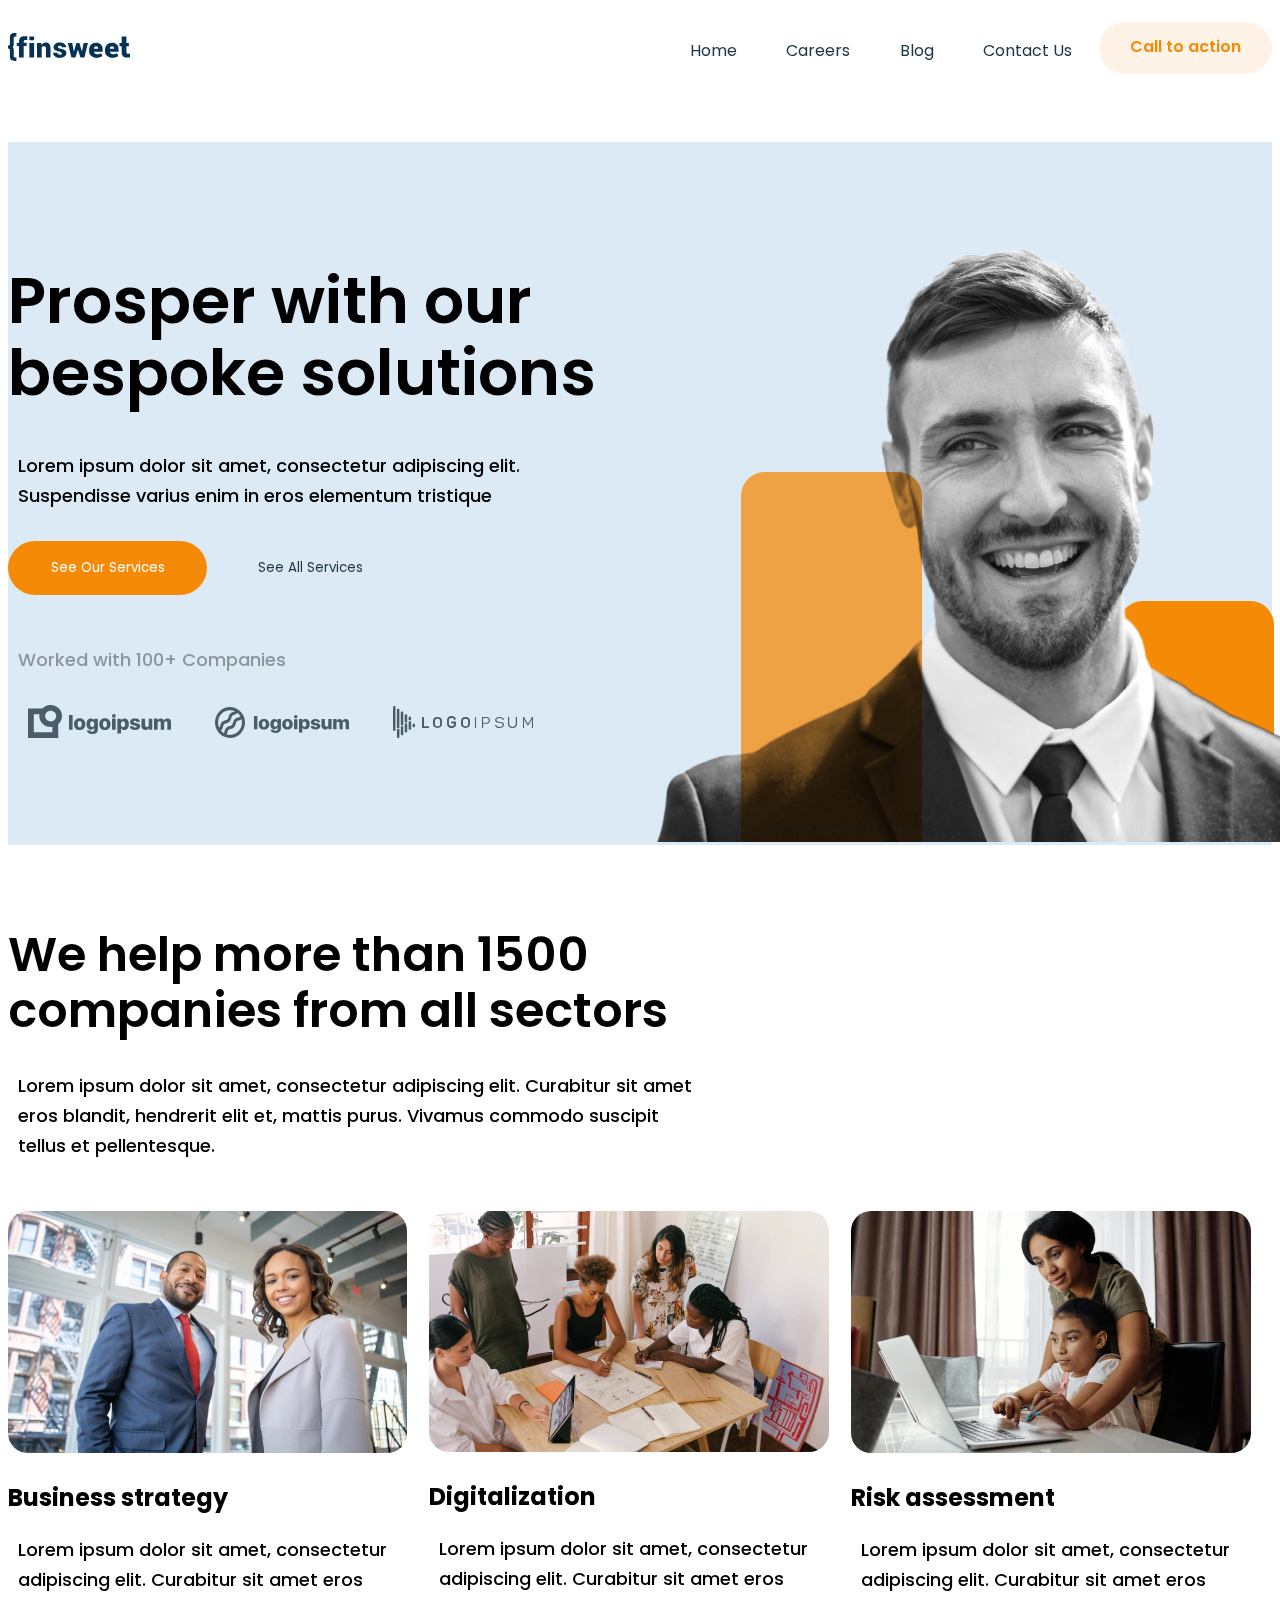
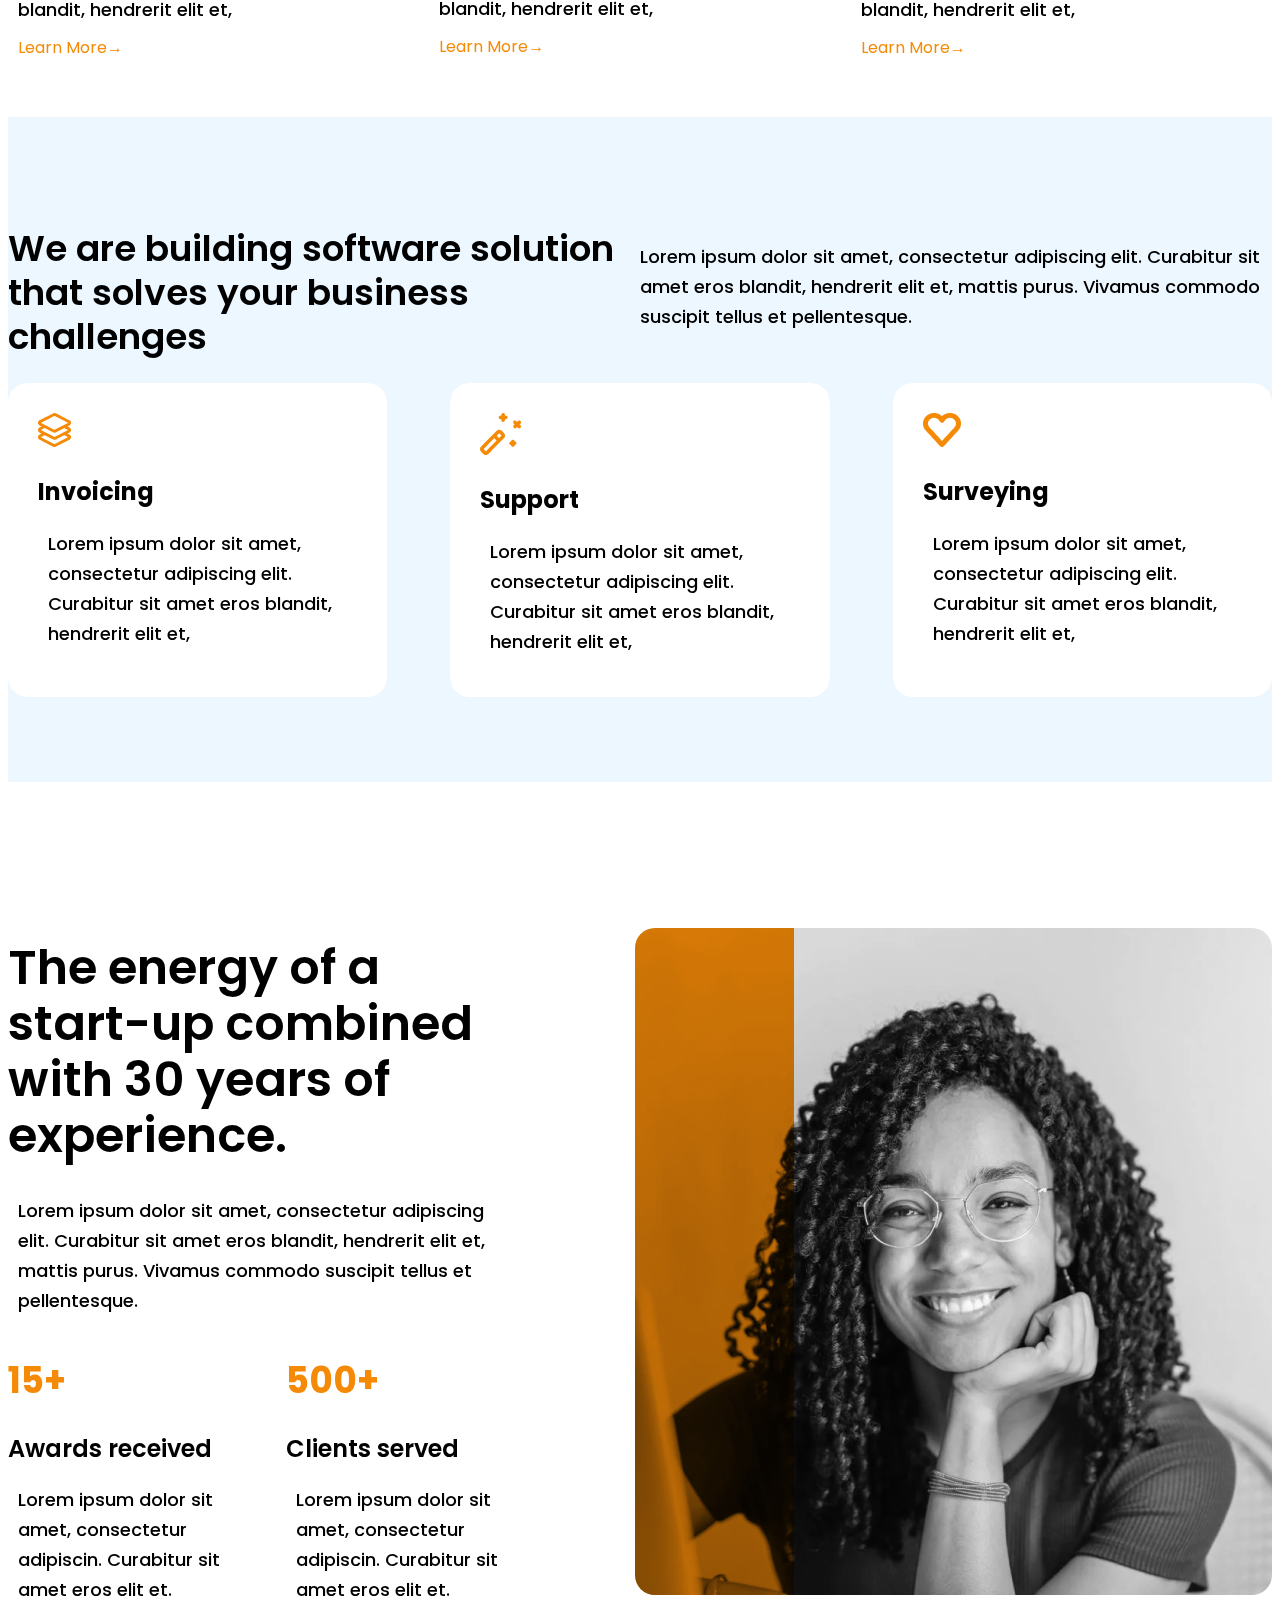
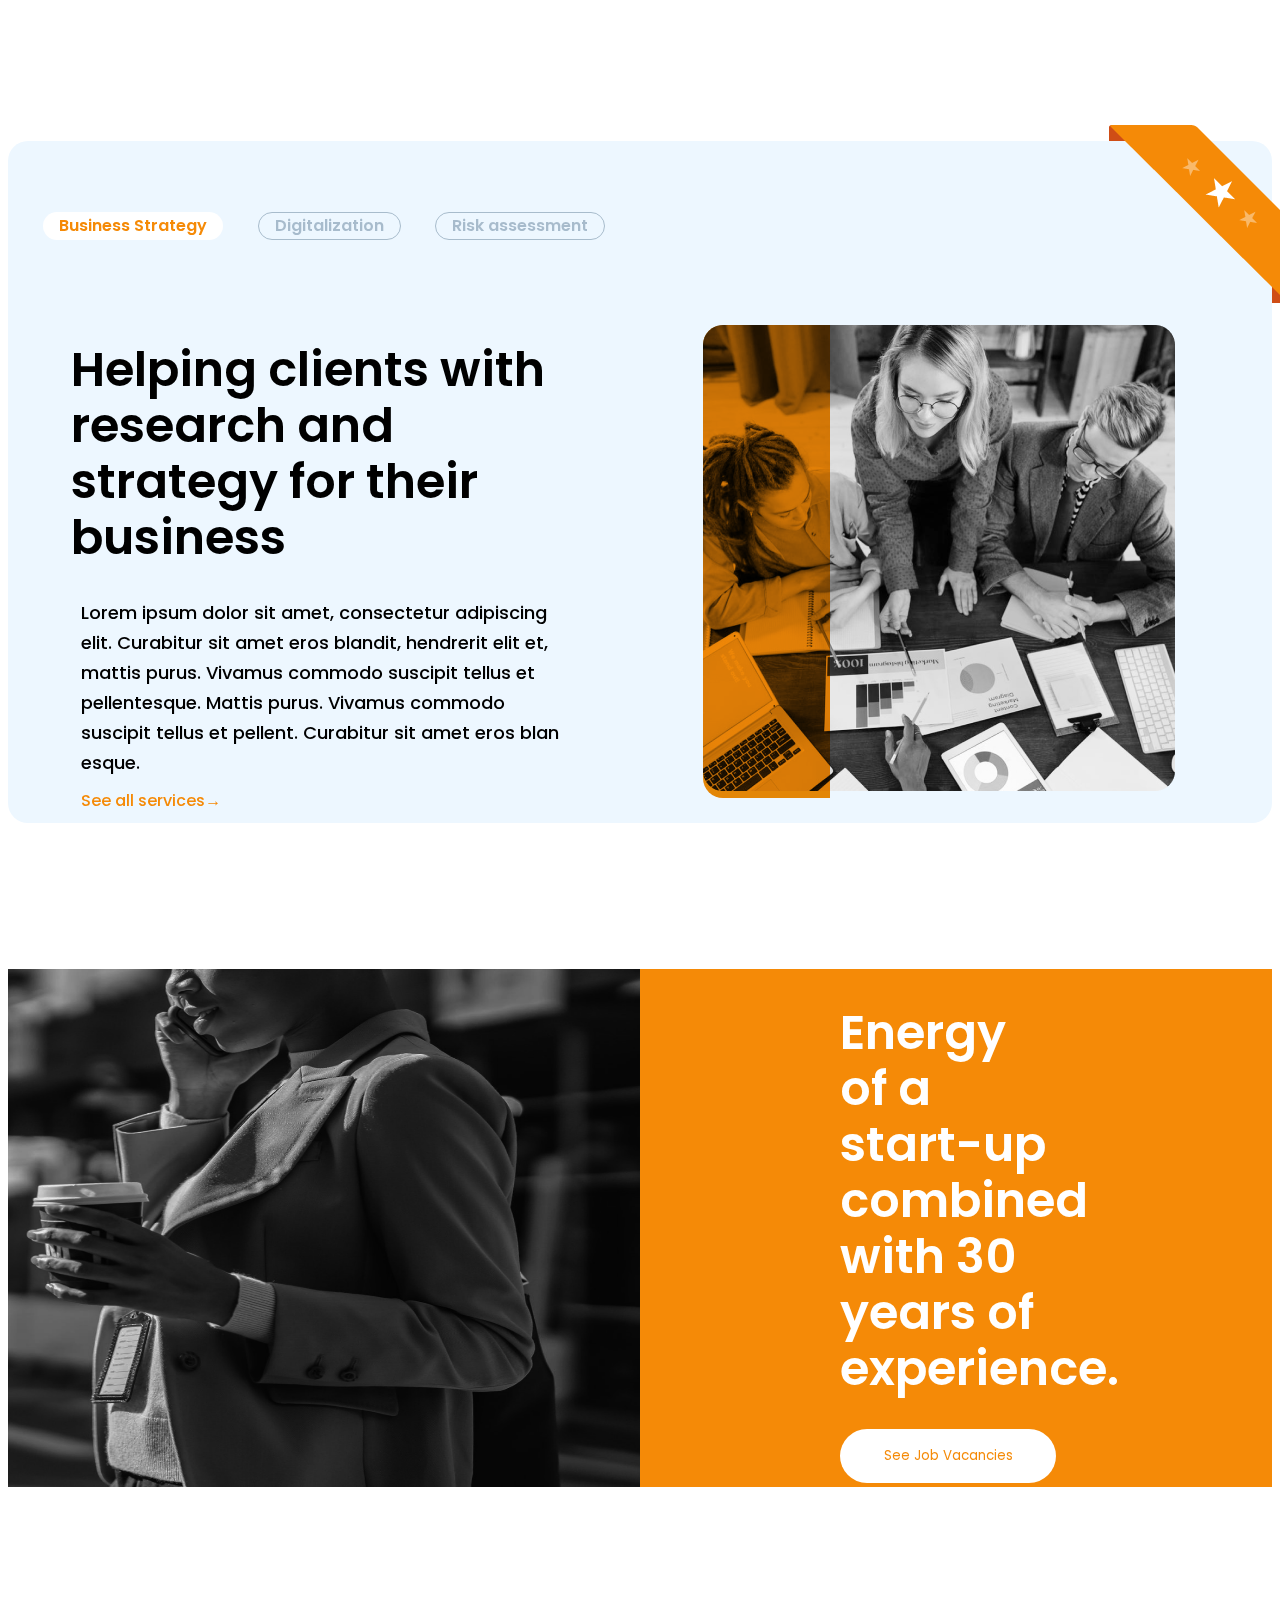
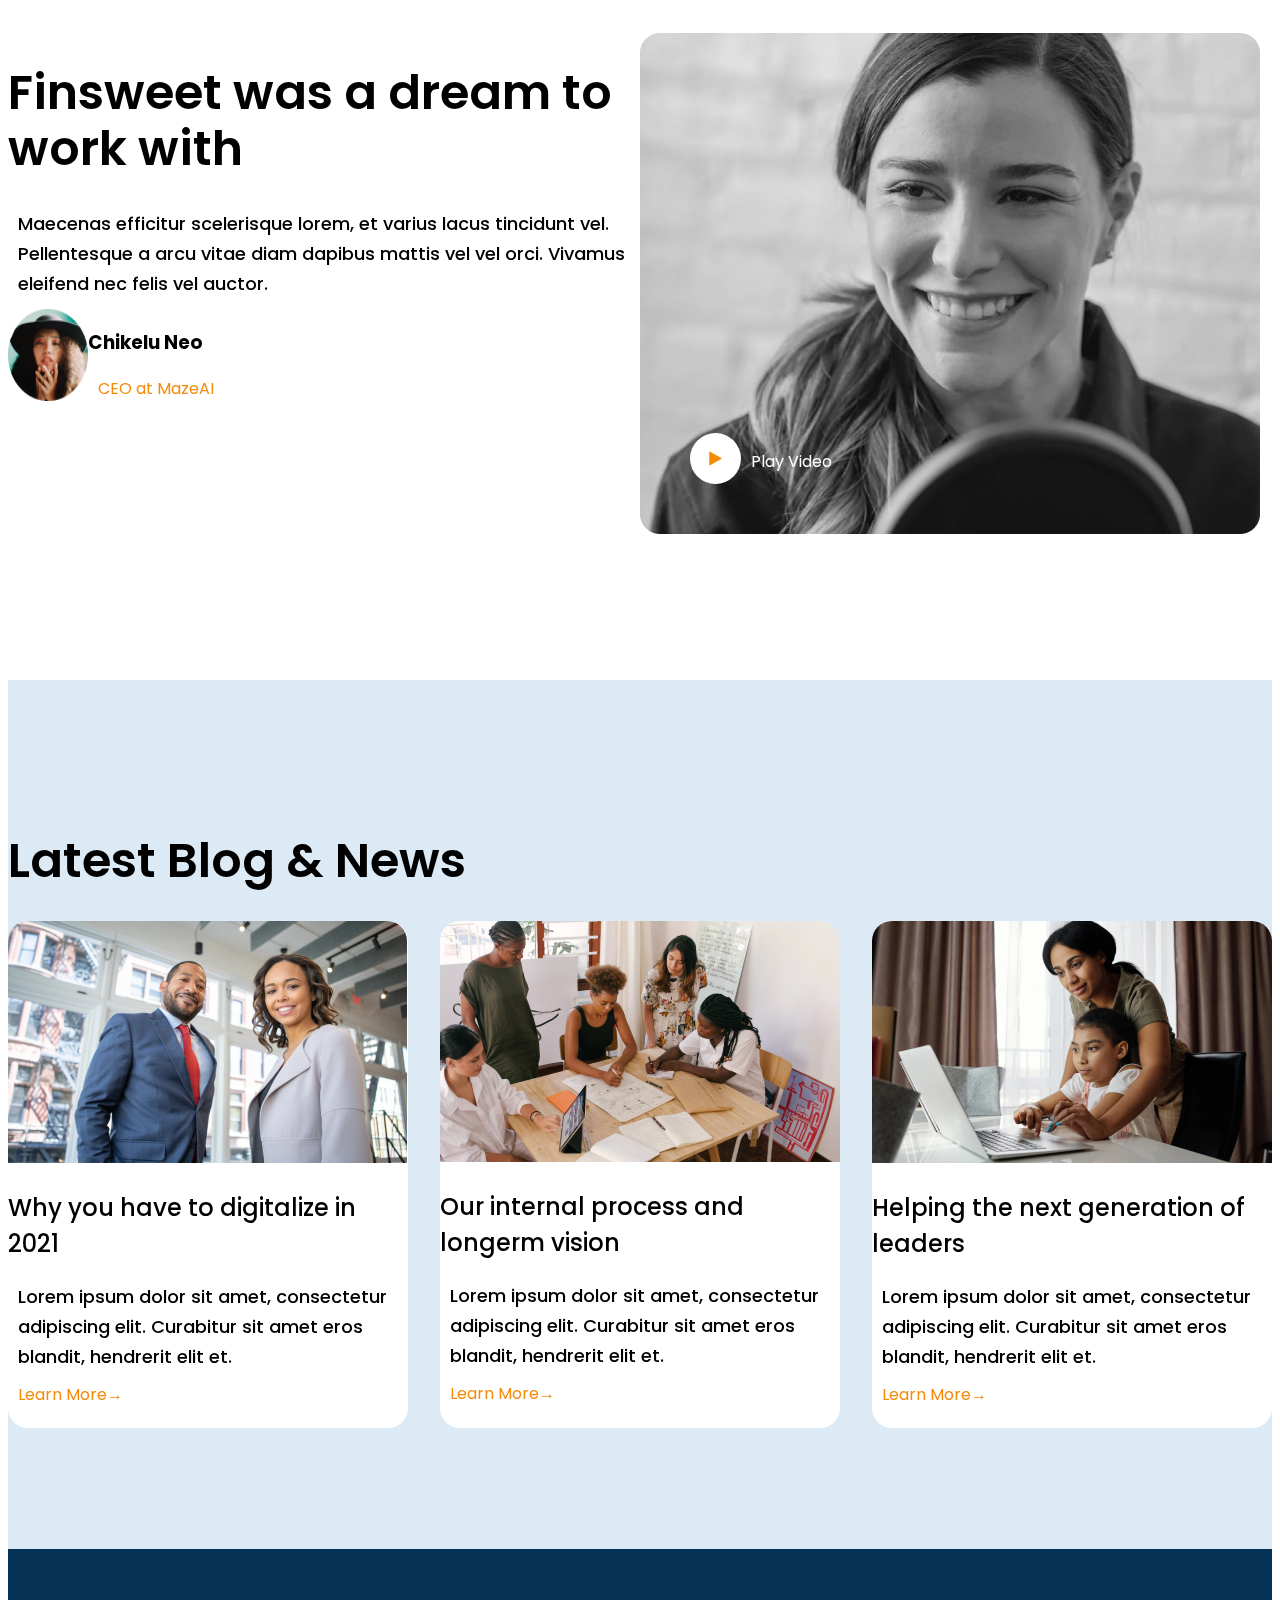
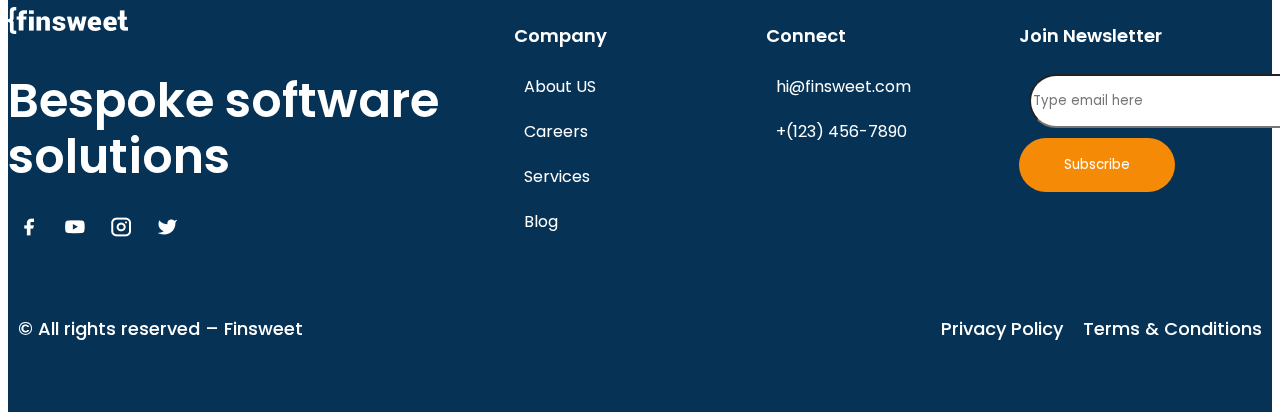
<file: index.html>
<!DOCTYPE html>
<html lang="en">
<head>
    <meta charset="UTF-8">
    <meta http-equiv="X-UA-Compatible" content="IE=edge">
    <meta name="viewport" content="width=device-width, initial-scale=1.0">
    <title>Document</title>
    <link rel="stylesheet" href="style.css">
    <link rel="stylesheet" href="./styles/footer.css">
    <link rel="stylesheet" href="./styles/header.css">
    <link rel="stylesheet" href="./styles/global.css">
    <link rel="stylesheet" href="./styles/latest.css">
    <link rel="preconnect" href="https://fonts.googleapis.com">
    <link rel="preconnect" href="https://fonts.gstatic.com" crossorigin>
    <link href="https://fonts.googleapis.com/css2?family=Poppins:wght@300&display=swap" rel="stylesheet">
</head>
<body>
    <header class="container">
          <div>
            <img src="./images/Logo.svg" alt="finsweet">
          </div> 
        <div class="header-nav">
            <nav>
                <ul>
                    <li><a href="index.html">Home</a></li>
                    <li><a href="careers.html">Careers</a></li>
                    <li><a href="blog.html">Blog</a></li>
                    <li><a href="contactus.html">Contact Us</a></li>
                </ul>
            </nav>
            <button class="header-button">Call to action</button>  
        </div>
    </header>
    <section class="section1-colour">
        <div class="container">
            <div class="section1">  
                <div class="section1-left">
                    <h1>Prosper with our bespoke solutions</h1>
                    <p>Lorem ipsum dolor sit amet, consectetur adipiscing elit. Suspendisse varius enim in eros elementum tristique</p>
                    <div class="buttons">
                        <button class="button1"><a href="./services.html">See Our Services</a></button>
                        <button class="button2">See All Services</button>
                    </div>
                    <p class="section1-work">Worked with 100+ Companies</p>
                    <div>
                        <img class="logos" src="./images/haeder-logo-1.svg" alt="header-logo1">
                        <img class="logos" src="./images/heder-logo-2.svg" alt="header-logo2">
                        <img class="logos" src="./images/header-logo-3.svg" alt="header-logo3">
                    </div>
                </div>
                <div class="section1-right">
                    <img src="./images/header-image.png">
                </div>
            </div>      
        </div>
    </section>
    <section>
        <div class="container">
            <div class="section2">
                <div class="section2-up">
                    <h1>We help more than 1500 companies from all sectors</h1>
                    <p>Lorem ipsum dolor sit amet, consectetur adipiscing elit. Curabitur sit amet eros blandit, hendrerit elit et, mattis purus. Vivamus commodo suscipit tellus et pellentesque.</p>
                </div>
                <div class="section2-down">
                    <article class="Businessstrategy">
                        <img src="./images/post1.png">
                        <h2>Business strategy</h2>
                        <p>Lorem ipsum dolor sit amet, consectetur adipiscing elit. Curabitur sit amet eros blandit, hendrerit elit et, </p>
                        <a href="#">Learn More</a>
                    </article>
                    <article>
                        <img src="./images/post-2.png">
                        <h2>Digitalization</h2>
                        <p>Lorem ipsum dolor sit amet, consectetur adipiscing elit. Curabitur sit amet eros blandit, hendrerit elit et, </p>
                        <a href="#">Learn More</a>
                    </article>
                    <article>
                        <img src="./images/post-3.png">
                        <h2>Risk assessment</h2>
                        <p>Lorem ipsum dolor sit amet, consectetur adipiscing elit. Curabitur sit amet eros blandit, hendrerit elit et, </p>    
                        <a href="#">Learn More</a>
                    </article>
                </div>
        </div>
    </section>
    <section class="section3">
        <div class="container">
            <div class="section3-up">
                <h1>We are building software solution that solves your business challenges</h1>
                <p>Lorem ipsum dolor sit amet, consectetur adipiscing elit. Curabitur sit amet eros blandit, hendrerit elit et, mattis purus. Vivamus commodo suscipit tellus et pellentesque.</p>
            </div>
            <div class="section3-down">
                <div class="section3-card">
                    <img src="./images/Icon-layer.png">
                    <h2>Invoicing</h2>
                    <p>Lorem ipsum dolor sit amet, consectetur adipiscing elit. Curabitur sit amet eros blandit, hendrerit elit et, </p>
                </div>
                <div class="section3-card">
                    <div class="section3-card1">
                        <img src="./images/Icon-wizard.png">
                        <h2>Support</h2>
                        <p>Lorem ipsum dolor sit amet, consectetur adipiscing elit. Curabitur sit amet eros blandit, hendrerit elit et, </p>
                    </div>
                </div>
                <div class="section3-card">
                    <img src="./images/Icon-heart.png">
                    <h2>Surveying</h2>
                    <p>Lorem ipsum dolor sit amet, consectetur adipiscing elit. Curabitur sit amet eros blandit, hendrerit elit et, </p>
                </div>
            </div>
        </div>    
    </section>
    <section>
        <div class="container">
            <div class="about">
                <div class="about-left">
                    <h1>The energy of a start-up combined with 30 years of experience.</h1>
                    <p>Lorem ipsum dolor sit amet, consectetur adipiscing elit. Curabitur sit amet eros blandit, hendrerit elit et, mattis purus. Vivamus commodo suscipit tellus et pellentesque.</p>
                    <div class="about-cards">    
                        <div class="about-card1">
                            <h2>15+</h2>
                            <h3>Awards received</h3>
                            <p>Lorem ipsum dolor sit amet, consectetur adipiscin. Curabitur sit amet eros elit et.</p>
                        </div>
                        <div class="about-card2">
                            <h2>500+</h2>
                            <h3>Clients served</h3>
                            <p>Lorem ipsum dolor sit amet, consectetur adipiscin. Curabitur sit amet eros elit et.</p>
                        </div>
                    </div>   
                </div>
                <div class="about-right">
                    <div class="multiply"></div>
                    <img class="aboutright-img" src="./images/about-image.png">
                </div>
            </div>    
        </div>
    </section>
    <section>
        <div class="container">
            <div class="service">
                <div class="service-up">
                    <div class="service-buttons">
                        <button class="service-button1"><a href="#">Business Strategy</a></button>
                        <button class="service-button2"><a href="#">Digitalization</a></button>
                        <button class="service-button2"><a href="#">Risk assessment</a></button>
                    </div>
                    <div class="service-ribbon">
                        <img src="./images/Ribbon.png">
                    </div>
                </div>    
                <div class="service-bottom">
                    <div class="service-left">
                        <h1>Helping clients with research and strategy for their business</h1>
                        <p>Lorem ipsum dolor sit amet, consectetur adipiscing elit. Curabitur sit amet eros blandit, hendrerit elit et, mattis purus. Vivamus commodo suscipit tellus et pellentesque. 

                            Mattis purus. Vivamus commodo suscipit tellus et pellent. Curabitur sit amet eros blan esque. </p>
                        <a href="services.html">See all services</a>
                    </div>
                    <div class="service-right">
                        <div class="multiply"></div>
                        <img src="./images/team.png">
                    </div>   
                </div>
            </div>
        </div>
    </section>
    <section>
        <div class="cta">
                <img src="./images/experience-image.png">
            <div class="cta-right">
                <div class="container">
                    <h1>Energy of a start-up combined with 30 years of experience.</h1>
                    <button><a href="careers.html">See Job Vacancies</a></button>
                </div>
            </div>
        </div>
    </section>
    <section>
        <div class="container">
            <div class="video">
                <div class="video-left">
                    <h1>Finsweet was a dream to work with</h1>
                    <p>Maecenas efficitur scelerisque lorem, et varius lacus tincidunt vel. Pellentesque a arcu vitae diam dapibus mattis vel vel orci. Vivamus eleifend nec felis vel auctor.</p>
                     <div class="videoleft-profile"> 
                        <img src="./images/pic.png">
                        <div>
                            <h3>Chikelu Neo</h3>
                            <a href="#">CEO at MazeAI</a>
                        </div>
                    </div>  
                </div>
                <div class="video-right">
                    <div class="play-button">
                        <img src="./images/play-icon.svg">  
                    </div>
                    <a>Play Video</a>
                </div>    
            </div>
        </div>
    </section>
    <section class="latest">
        <div class="container">
            <h1>Latest Blog & News</h1>
            <div class="latest-section">
                <article class="latest-card">
                    <img src="./images/post1.png">
                    <h2>Why you have to digitalize in 2021</h2>
                    <p>Lorem ipsum dolor sit amet, consectetur adipiscing elit. Curabitur sit amet eros blandit, hendrerit elit et.</p>
                    <a href="#">Learn More</a>
                </article>
                <article class="latest-card">
                    <img src="./images/post-2.png">
                    <h2>Our internal process and longerm vision</h2>
                    <p>Lorem ipsum dolor sit amet, consectetur adipiscing elit. Curabitur sit amet eros blandit, hendrerit elit et.</p>
                    <a href="#">Learn More</a>
                </article>
                <article  class="latest-card">
                    <img src="./images/post-3.png">
                    <h2>Helping the next generation of leaders</h2>
                    <p>Lorem ipsum dolor sit amet, consectetur adipiscing elit. Curabitur sit amet eros blandit, hendrerit elit et.</p>
                    <a href="#">Learn More</a>
                </article>
            </div>
        </div>
    </section>
    <footer>
        <div class="container">
            <div class="footer-top">
                <div class="footer-left">
                    <img src="./images/logo-white.png">
                    <h1>Bespoke software solutions</h1>
                    <div class="footer-left-social">
                        <a href="#"><img src="./images/facebook.png" alt=""></a>
                        <a href="#"><img src="./images/youtube.png" alt=""></a>
                        <a href="#"><img src="./images/instagram.png" alt=""></a>
                        <a href="#"><img src="./images/twitter.png" alt=""></a>
                    </div>    
                </div>
                <div class="footer-company">
                    <h2>Company</h2>
                    <a href="#">About US</a>
                    <a href="careers.html">Careers</a>
                    <a href="services.html">Services</a>
                    <a href="blog.html">Blog</a>
                </div>
                <div class="footer-company">
                    <h2>Connect</h2>
                    <a href="#">hi@finsweet.com</a>
                    <a href="#">+(123) 456-7890</a>
                </div>
                <div class="footer-company">
                    <h2>Join Newsletter</h2>
                    <a><input type="text" placeholder="Type email here"></a>
                    <button><a href="#">Subscribe</a></button>
                </div>
            </div>
            <div class="footer-bottom">
                <p>© All rights reserved – Finsweet</p>
                <div class="footerbottom-right">
                    <p>Privacy Policy</p>
                    <p>Terms & Conditions</p>
                </div>
            </div>
        </div>    
    </footer>
</body>
</html>
</file>
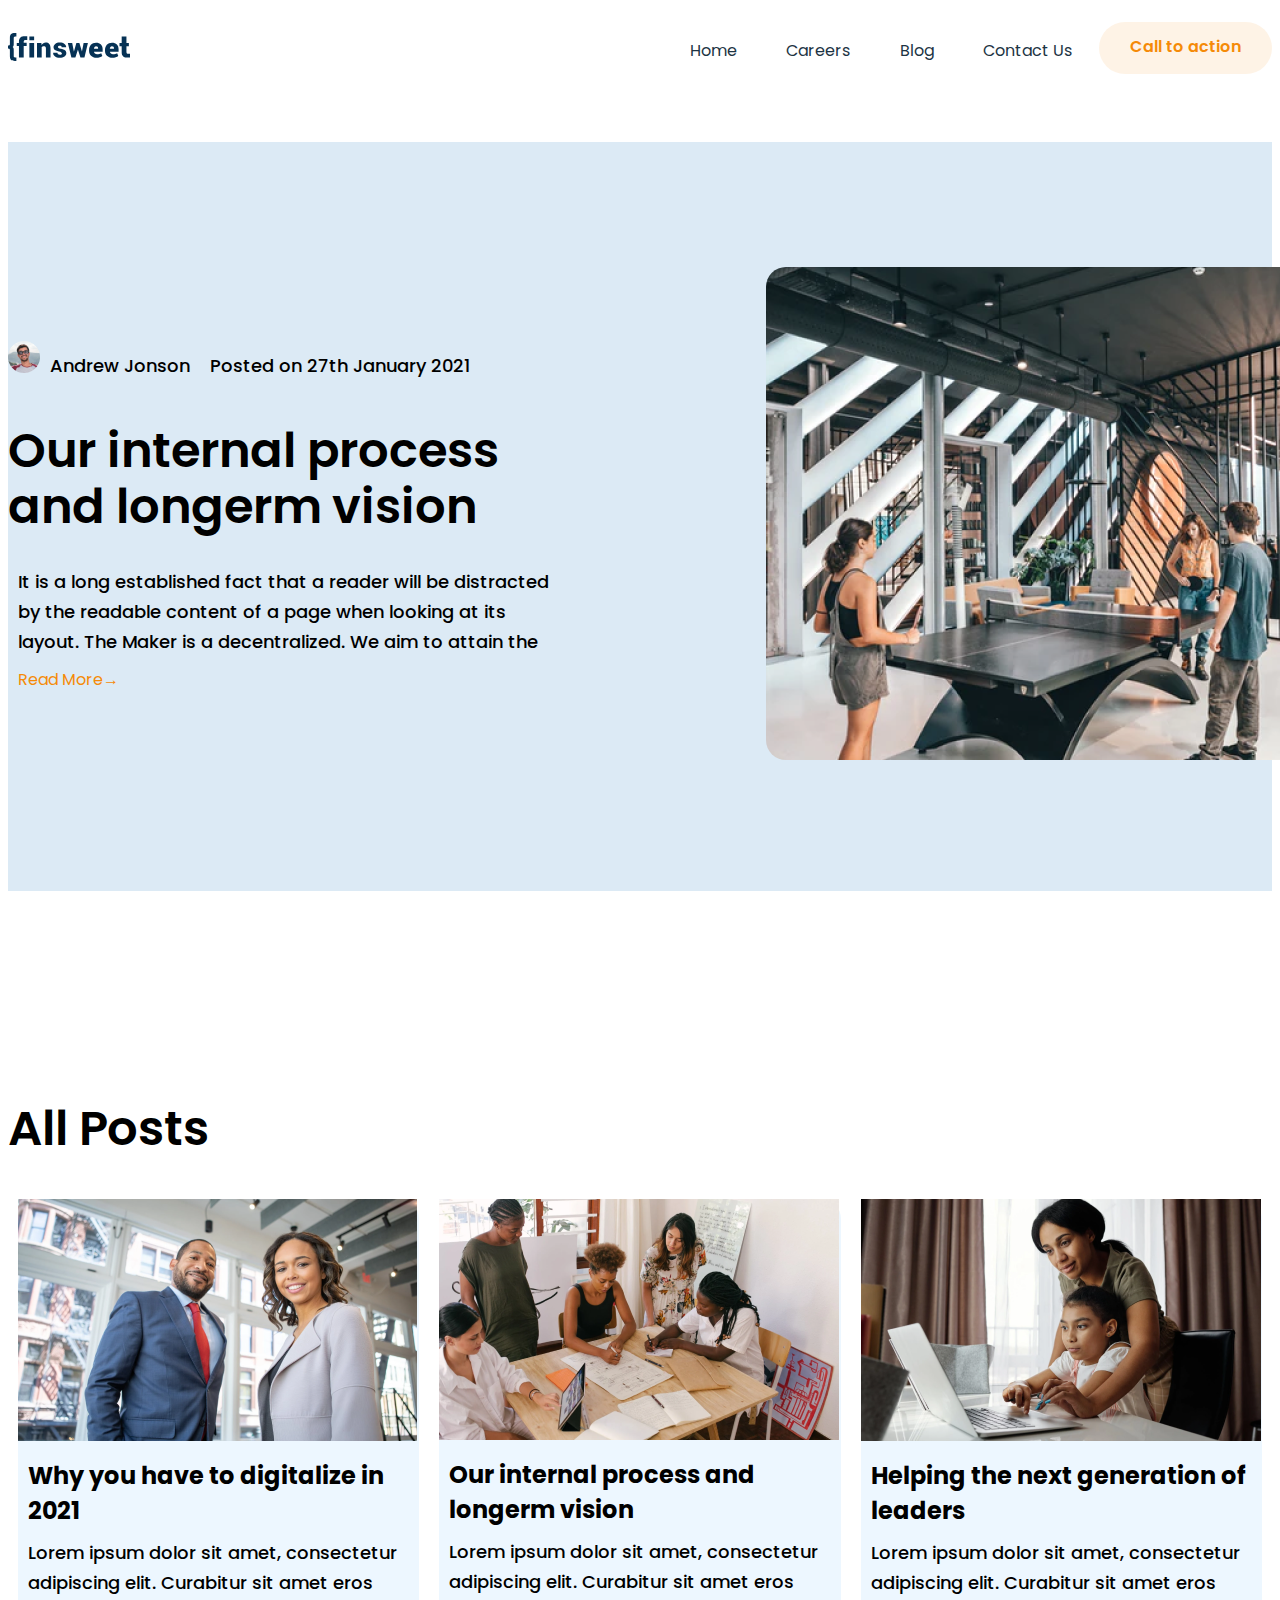
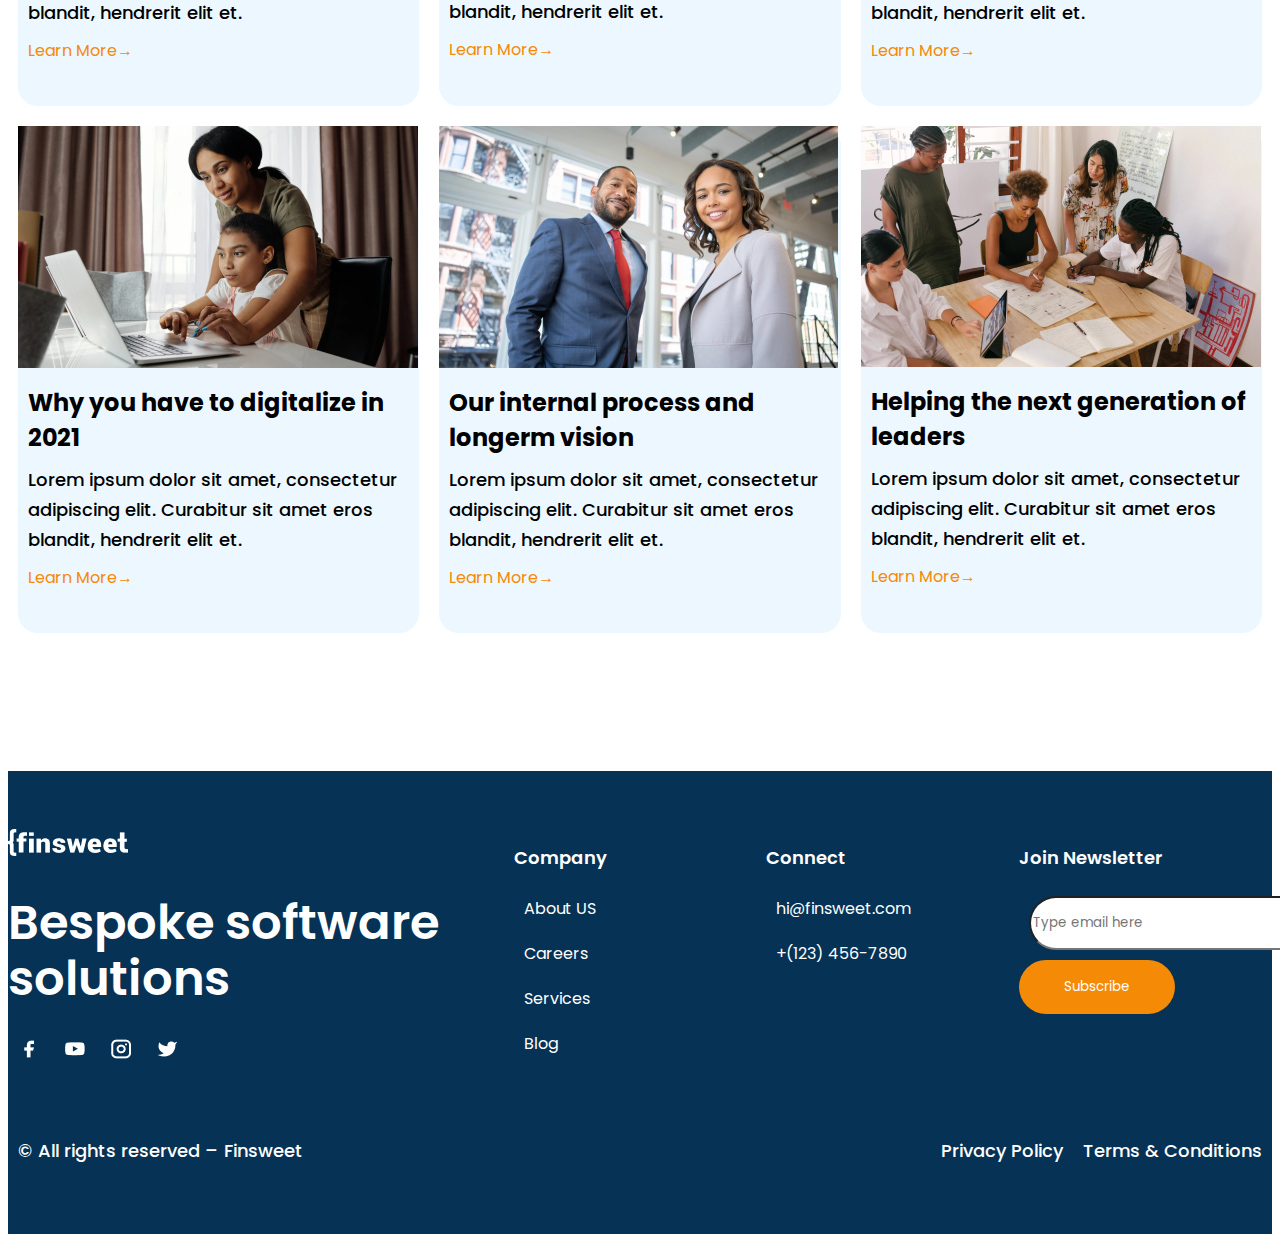
<file: blog.html>
<!DOCTYPE html>
<html lang="en">
<head>
    <meta charset="UTF-8">
    <meta http-equiv="X-UA-Compatible" content="IE=edge">
    <meta name="viewport" content="width=device-width, initial-scale=1.0">
    <title>Document</title>
    <link rel="stylesheet" href="style.css">
    <link rel="stylesheet" href="./styles/footer.css">
    <link rel="stylesheet" href="./styles/header.css">
    <link rel="stylesheet" href="./styles/global.css">
    <link rel="stylesheet" href="./styles/latest.css">
    <link rel="preconnect" href="https://fonts.googleapis.com">
    <link rel="preconnect" href="https://fonts.gstatic.com" crossorigin>
    <link href="https://fonts.googleapis.com/css2?family=Poppins:wght@300&display=swap" rel="stylesheet">
</head>
<body>
    <header class="container">
        <div>
            <img src="./images/Logo.svg" alt="finsweet">
            </div> 
        <div class="header-nav">
            <nav>
                <ul>
                    <li><a href="index.html">Home</a></li>
                    <li><a href="careers.html">Careers</a></li>
                    <li><a href="blog.html">Blog</a></li>
                    <li><a href="contactus.html">Contact Us</a></li>
                </ul>
            </nav>
            <button class="header-button">Call to action</button>  
        </div>
    </header>
    <section class="blog">
        <div class="container">
            <div class="blog-header">
                <div class="blogheader-left">
                    <div class="blogheader-profile">
                        <img src="./blog.images/Image.png">
                        <p>Andrew Jonson</p>
                        <p>Posted on 27th January 2021</p>
                    </div>
                    <div class="blogheader-text">
                        <h1>Our internal process and longerm vision</h1>
                        <p>It is a long established fact that a reader will be distracted by the readable content of a page when looking at its layout. The Maker is a decentralized. We aim to attain the</p>
                        <a href="bloginner.html">Read More</a>
                    </div>
                    </div>
                <div class="blogheader-right">
                    <img src="./blog.images/Image (1).png" alt="">
                </div>
            </div>
        </div>
    </section>
    <section>
        <div class="blog-latestsection">
            <div class="container">
                <h1>All Posts</h1>
                <div class="blog-cards">
                    <div class="cards-top">
                        <article class="blog-card">
                            <img src="./images/post1.png">
                            <h2>Why you have to digitalize in 2021</h2>
                            <p>Lorem ipsum dolor sit amet, consectetur adipiscing elit. Curabitur sit amet eros blandit, hendrerit elit et.</p>
                            <a href="#">Learn More</a>
                        </article>
                        <article class="blog-card">
                            <img src="./images/post-2.png">
                            <h2>Our internal process and longerm vision</h2>
                            <p>Lorem ipsum dolor sit amet, consectetur adipiscing elit. Curabitur sit amet eros blandit, hendrerit elit et.</p>
                            <a href="#">Learn More</a>
                        </article>
                        <article  class="blog-card">
                            <img src="./images/post-3.png">
                            <h2>Helping the next generation of leaders</h2>
                            <p>Lorem ipsum dolor sit amet, consectetur adipiscing elit. Curabitur sit amet eros blandit, hendrerit elit et.</p>
                            <a href="#">Learn More</a>
                        </article>
                    </div>
                    <div class="cards-bottom">
                        <article class="blog-card">
                            <img src="./images/post-3.png">
                            <h2>Why you have to digitalize in 2021</h2>
                            <p>Lorem ipsum dolor sit amet, consectetur adipiscing elit. Curabitur sit amet eros blandit, hendrerit elit et.</p>
                            <a href="#">Learn More</a>
                        </article>
                        <article class="blog-card">
                            <img src="./images/post1.png">
                            <h2>Our internal process and longerm vision</h2>
                            <p>Lorem ipsum dolor sit amet, consectetur adipiscing elit. Curabitur sit amet eros blandit, hendrerit elit et.</p>
                            <a href="#">Learn More</a>
                        </article>
                        <article  class="blog-card">
                            <img src="./images/post-2.png">
                            <h2>Helping the next generation of leaders</h2>
                            <p>Lorem ipsum dolor sit amet, consectetur adipiscing elit. Curabitur sit amet eros blandit, hendrerit elit et.</p>
                            <a href="#">Learn More</a>
                        </article>
                    </div>
                </div>
            </div>
        </div>
    </section>
    <footer>
        <div class="container">
            <div class="footer-top">
                <div class="footer-left">
                    <img src="./images/logo-white.png">
                    <h1>Bespoke software solutions</h1>
                    <div class="footer-left-social">
                        <a href="#"><img src="./images/facebook.png" alt=""></a>
                        <a href="#"><img src="./images/youtube.png" alt=""></a>
                        <a href="#"><img src="./images/instagram.png" alt=""></a>
                        <a href="#"><img src="./images/twitter.png" alt=""></a>
                    </div>    
                </div>
                <div class="footer-company">
                    <h2>Company</h2>
                    <a href="index.html">About US</a>
                    <a href="careers.html">Careers</a>
                    <a href="services.html">Services</a>
                    <a href="blog.html">Blog</a>
                </div>
                <div class="footer-company">
                    <h2>Connect</h2>
                    <a href="#">hi@finsweet.com</a>
                    <a href="#">+(123) 456-7890</a>
                </div>
                <div class="footer-company">
                    <h2>Join Newsletter</h2>
                    <a><input type="text" placeholder="Type email here"></a>
                    <button><a href="#">Subscribe</a></button>
                </div>
            </div>
            <div class="footer-bottom">
                <p>© All rights reserved – Finsweet</p>
                <div class="footerbottom-right">
                    <p>Privacy Policy</p>
                    <p>Terms & Conditions</p>
                </div>
            </div>
        </div>    
    </footer>     
</body>
</html>
</file>
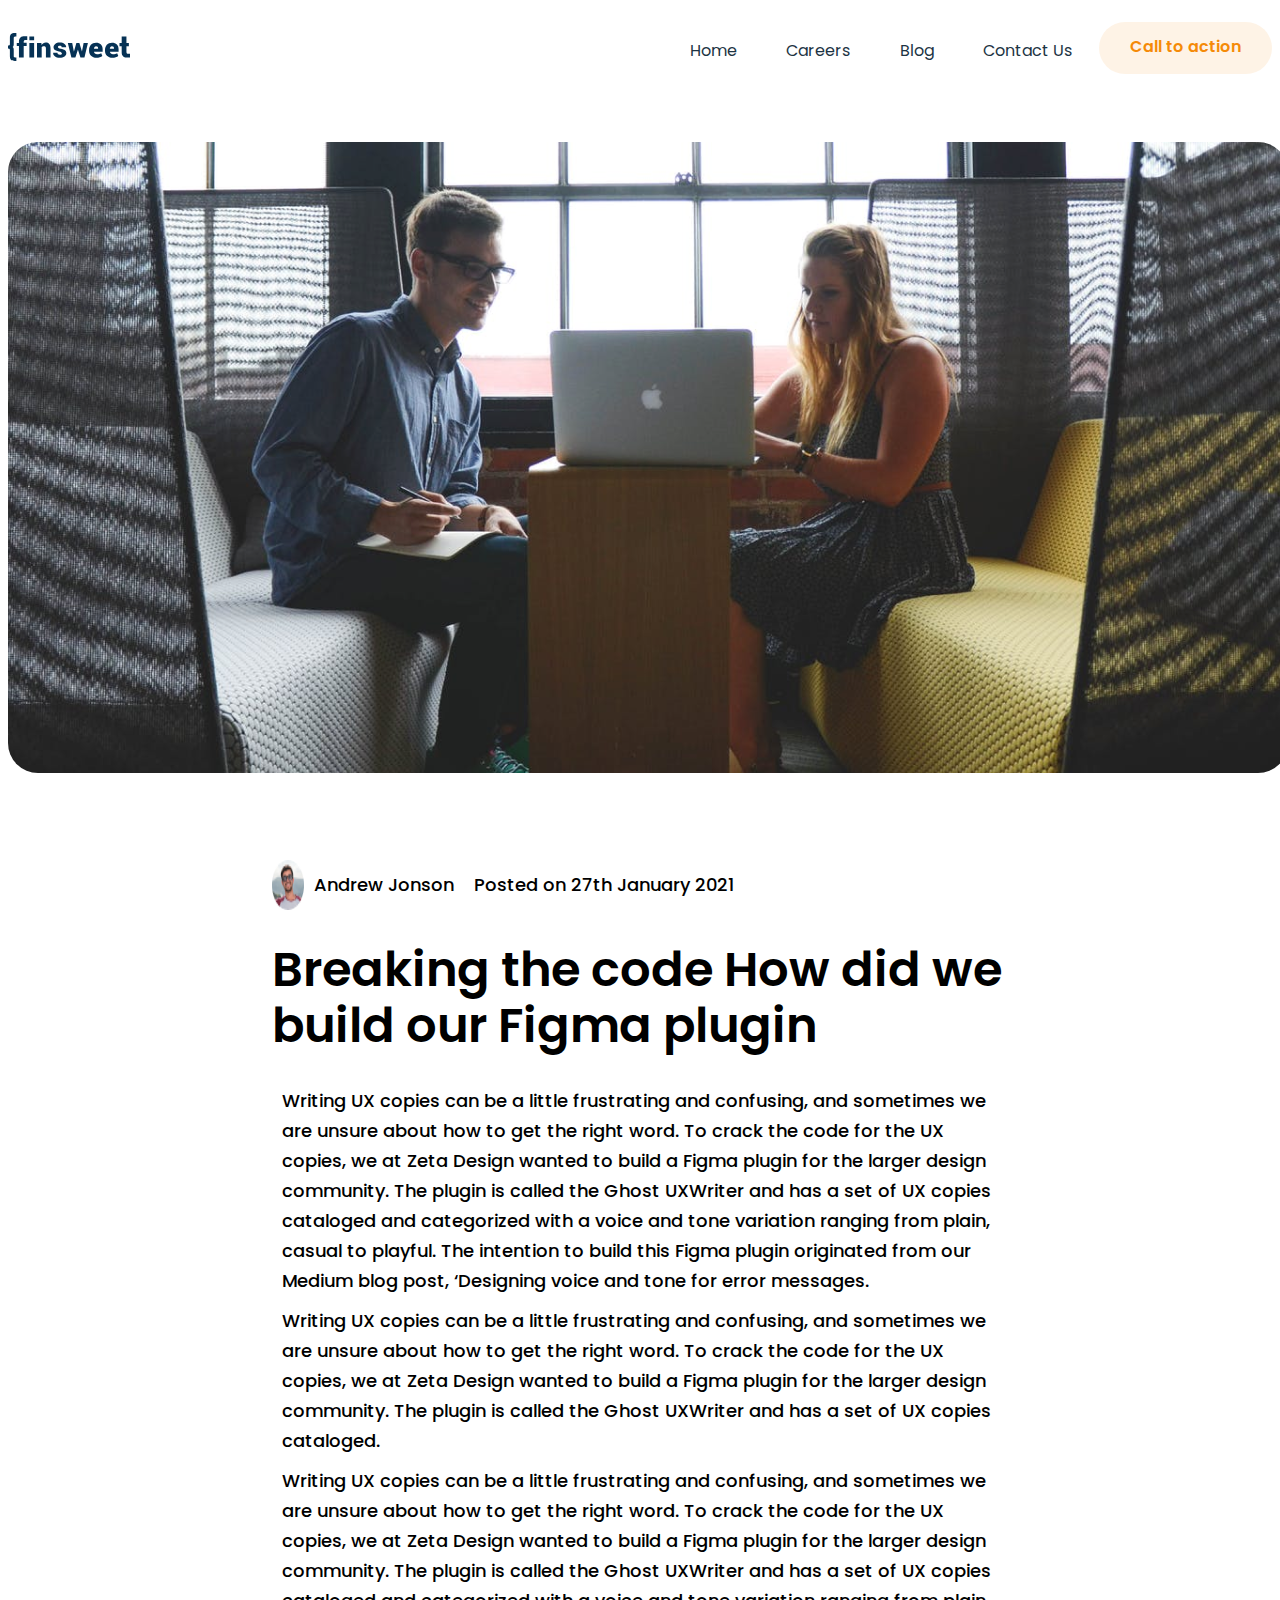
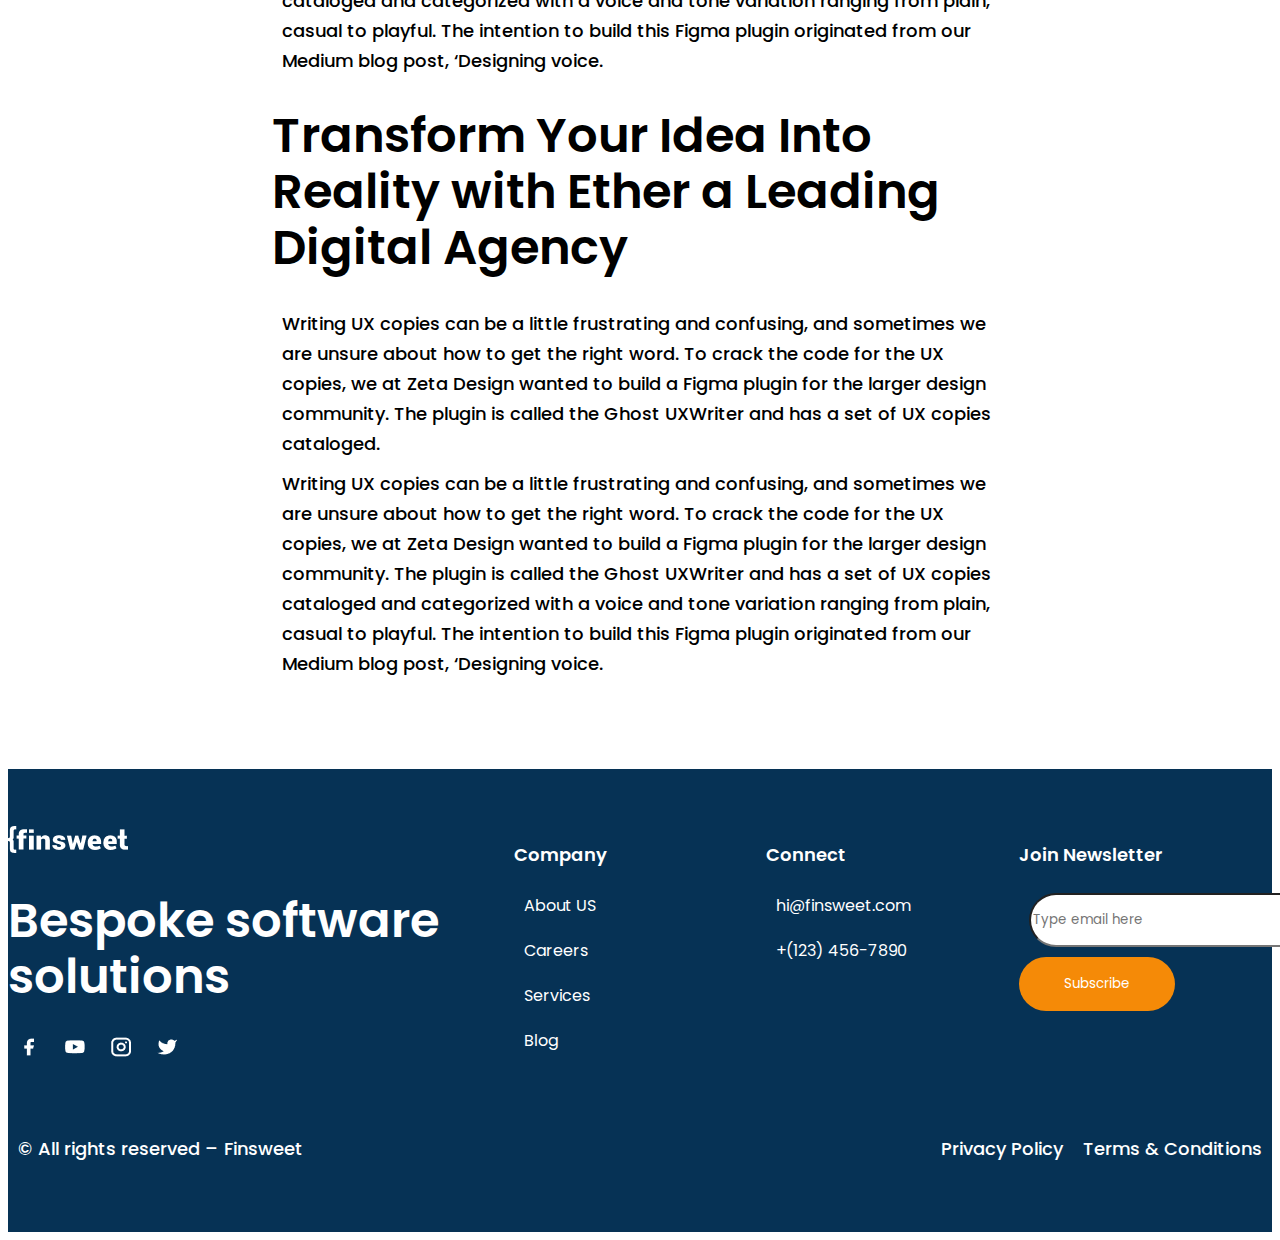
<file: bloginner.html>
<!DOCTYPE html>
<html lang="en">
<head>
    <meta charset="UTF-8">
    <meta http-equiv="X-UA-Compatible" content="IE=edge">
    <meta name="viewport" content="width=device-width, initial-scale=1.0">
    <title>Document</title>
    <link rel="stylesheet" href="style.css">
    <link rel="stylesheet" href="./styles/footer.css">
    <link rel="stylesheet" href="./styles/header.css">
    <link rel="stylesheet" href="./styles/global.css">
    <link rel="stylesheet" href="./styles/latest.css">
    <link rel="preconnect" href="https://fonts.googleapis.com">
    <link rel="preconnect" href="https://fonts.gstatic.com" crossorigin>
    <link href="https://fonts.googleapis.com/css2?family=Poppins:wght@300&display=swap" rel="stylesheet">
</head>
<body>
    <header class="container">
        <div>
            <img src="./images/Logo.svg" alt="finsweet">
            </div> 
        <div class="header-nav">
            <nav>
                <ul>
                    <li><a href="index.html">Home</a></li>
                    <li><a href="careers.html">Careers</a></li>
                    <li><a href="blog.html">Blog</a></li>
                    <li><a href="contactus.html">Contact Us</a></li>
                </ul>
            </nav>
            <button class="header-button">Call to action</button>  
        </div>
    </header>
    <section class="blog-post">
        <div class="container">
            <img src="./bloginner.images/Image (2).png">
            <div class="blogpost-text">
                <div class="blogpost-profile">
                    <img src="./blog.images/Image.png">
                    <p>Andrew Jonson</p>
                    <p>Posted on 27th January 2021</p>
                </div>
                <div>
                    <h1>Breaking the code How did we build our Figma plugin </h1>
                    <p>Writing UX copies can be a little frustrating and confusing, and sometimes we are unsure about how to get the right word. To crack the code for the UX copies, we at Zeta Design wanted to build a Figma plugin for the larger design community. The plugin is called the Ghost UXWriter and has a set of UX copies cataloged and categorized with a voice and tone variation ranging from plain, casual to playful. The intention to build this Figma plugin originated from our Medium blog post, ‘Designing voice and tone for error messages.</p>
                    <p>Writing UX copies can be a little frustrating and confusing, and sometimes we are unsure about how to get the right word. To crack the code for the UX copies, we at Zeta Design wanted to build a Figma plugin for the larger design community. The plugin is called the Ghost UXWriter and has a set of UX copies cataloged.</p>
                    <p>Writing UX copies can be a little frustrating and confusing, and sometimes we are unsure about how to get the right word. To crack the code for the UX copies, we at Zeta Design wanted to build a Figma plugin for the larger design community. The plugin is called the Ghost UXWriter and has a set of UX copies cataloged and categorized with a voice and tone variation ranging from plain, casual to playful. The intention to build this Figma plugin originated from our Medium blog post, ‘Designing voice.</p>
                    <h1>Transform Your Idea Into Reality with Ether a Leading Digital Agency</h1>
                    <p>Writing UX copies can be a little frustrating and confusing, and sometimes we are unsure about how to get the right word. To crack the code for the UX copies, we at Zeta Design wanted to build a Figma plugin for the larger design community. The plugin is called the Ghost UXWriter and has a set of UX copies cataloged.</p>
                    <p>Writing UX copies can be a little frustrating and confusing, and sometimes we are unsure about how to get the right word. To crack the code for the UX copies, we at Zeta Design wanted to build a Figma plugin for the larger design community. The plugin is called the Ghost UXWriter and has a set of UX copies cataloged and categorized with a voice and tone variation ranging from plain, casual to playful. The intention to build this Figma plugin originated from our Medium blog post, ‘Designing voice.</p>
                </div>
            </div>
        </div>
    </section>
    <footer>
        <div class="container">
            <div class="footer-top">
                <div class="footer-left">
                    <img src="./images/logo-white.png">
                    <h1>Bespoke software solutions</h1>
                    <div class="footer-left-social">
                        <a href="#"><img src="./images/facebook.png" alt=""></a>
                        <a href="#"><img src="./images/youtube.png" alt=""></a>
                        <a href="#"><img src="./images/instagram.png" alt=""></a>
                        <a href="#"><img src="./images/twitter.png" alt=""></a>
                    </div>    
                </div>
                <div class="footer-company">
                    <h2>Company</h2>
                    <a href="index.html">About US</a>
                    <a href="careers.html">Careers</a>
                    <a href="services.html">Services</a>
                    <a href="blog.html">Blog</a>
                </div>
                <div class="footer-company">
                    <h2>Connect</h2>
                    <a href="#">hi@finsweet.com</a>
                    <a href="#">+(123) 456-7890</a>
                </div>
                <div class="footer-company">
                    <h2>Join Newsletter</h2>
                    <a><input type="text" placeholder="Type email here"></a>
                    <button><a href="#">Subscribe</a></button>
                </div>
            </div>
            <div class="footer-bottom">
                <p>© All rights reserved – Finsweet</p>
                <div class="footerbottom-right">
                    <p>Privacy Policy</p>
                    <p>Terms & Conditions</p>
                </div>
            </div>
        </div>    
    </footer>     
</body>
</html>
</file>
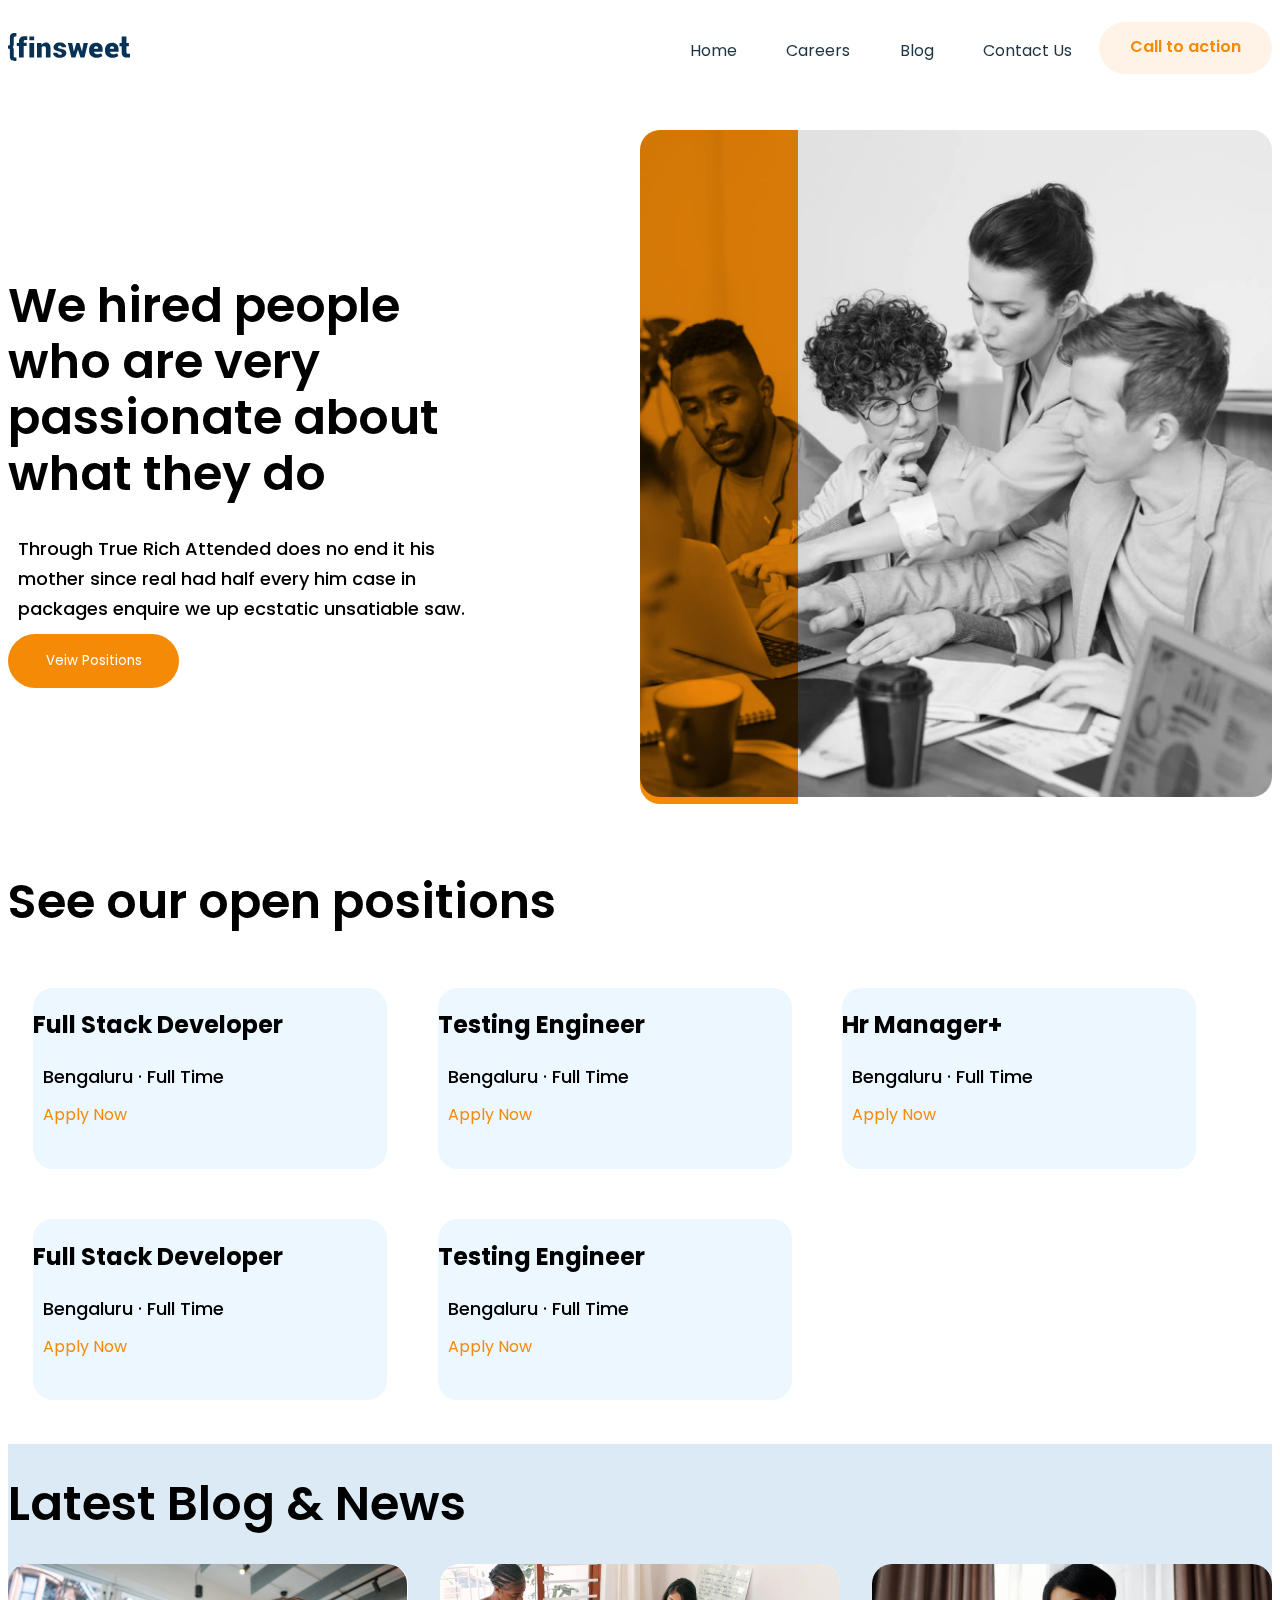
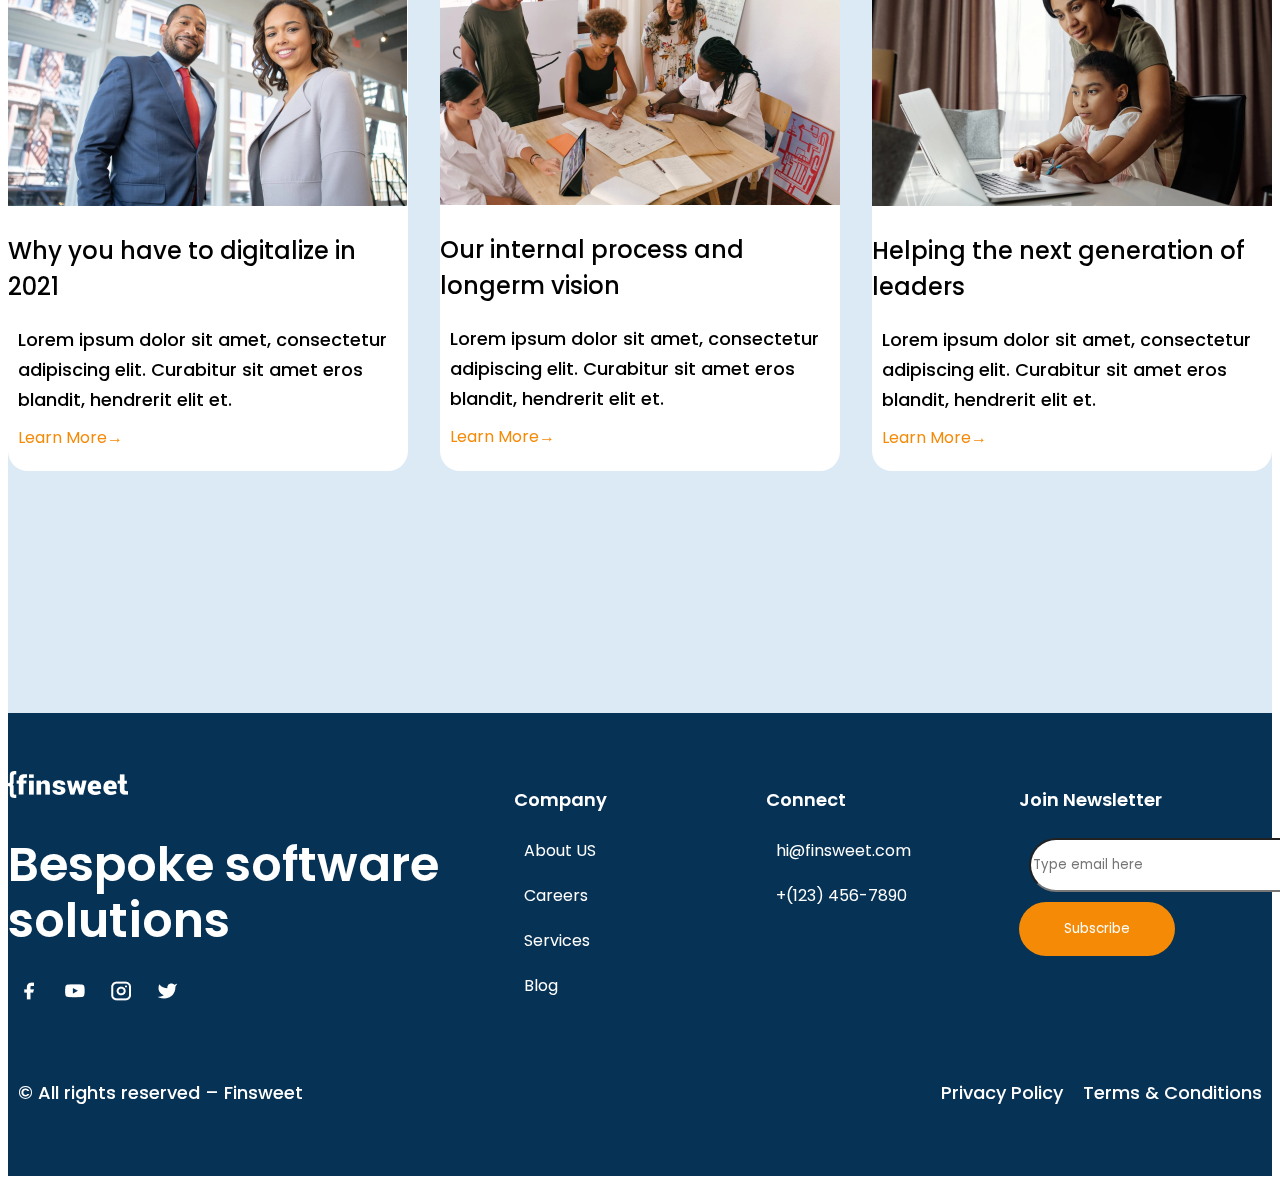
<file: careers.html>
<!DOCTYPE html>
<html lang="en">
<head>
    <meta charset="UTF-8">
    <meta http-equiv="X-UA-Compatible" content="IE=edge">
    <meta name="viewport" content="width=device-width, initial-scale=1.0">
    <title>Document</title>
    <link rel="stylesheet" href="style.css">
    <link rel="stylesheet" href="./styles/footer.css">
    <link rel="stylesheet" href="./styles/header.css">
    <link rel="stylesheet" href="./styles/global.css">
    <link rel="stylesheet" href="./styles/latest.css">
    <link rel="preconnect" href="https://fonts.googleapis.com">
    <link rel="preconnect" href="https://fonts.gstatic.com" crossorigin>
    <link href="https://fonts.googleapis.com/css2?family=Poppins:wght@300&display=swap" rel="stylesheet">
</head>
<body>
    <header class="container">
        <div>
            <img src="./images/Logo.svg" alt="finsweet">
            </div> 
        <div class="header-nav">
            <nav>
                <ul>
                    <li><a href="index.html">Home</a></li>
                    <li><a href="careers.html">Careers</a></li>
                    <li><a href="blog.html">Blog</a></li>
                    <li><a href="contactus.html">Contact Us</a></li>
                </ul>
            </nav>
            <button class="header-button">Call to action</button>  
        </div>
    </header>
    <section>
        <div class="container">
            <div class="header">
                <div class="header-left">
                    <h1>We hired people who are very passionate about what they do</h1>
                    <p>Through True Rich Attended does no end it his mother since real had half every him case in packages enquire we up ecstatic unsatiable saw.</p>
                    <button><a href="careers2.html">Veiw Positions</a></button>
                </div>
                <div class="header-right">
                    <div class="multiply"></div>
                    <img src="./services.images/Image (7).png">
                </div>
            </div>
        </div>
    </section>
    <section>
        <div class="careers">
            <div class="container">
                <h1>See our open positions</h1>
                <div class="careers-cards">
                    <div class="careers-cards1">
                        <h2>Full Stack Developer</h2>
                        <p>Bengaluru · Full Time </p>
                        <a href="careers2.html">Apply Now</a>
                    </div>
                    <div class="careers-cards1">
                        <h2>Testing Engineer</h2>
                        <p>Bengaluru · Full Time </p>
                        <a href="careers2.html">Apply Now</a>
                    </div>
                    <div class="careers-cards1">
                        <h2>Hr Manager+</h2>
                        <p>Bengaluru · Full Time </p>
                        <a href="careers2.html">Apply Now</a>
                    </div>
                    <div class="careers-cards1">
                        <h2>Full Stack Developer</h2>
                        <p>Bengaluru · Full Time </p>
                        <a href="careers2.html">Apply Now</a>
                    </div>
                    <div class="careers-cards1">
                        <h2>Testing Engineer</h2>
                        <p>Bengaluru · Full Time </p>
                        <a href="careers2.html">Apply Now</a>
                    </div>
                </div>
            </div>
        </div>
    </section>
    <section>
        <div class="latest">
            <div class="container">
                <h1>Latest Blog & News</h1>
                <div class="latest-section">
                    <article  class="latest-card">
                        <img src="./images/post1.png">
                        <h2>Why you have to digitalize in 2021</h2>
                        <p>Lorem ipsum dolor sit amet, consectetur adipiscing elit. Curabitur sit amet eros blandit, hendrerit elit et.</p>
                        <a href="#">Learn More</a>
                    </article >
                    <article  class="latest-card">
                        <img src="./images/post-2.png">
                        <h2>Our internal process and longerm vision</h2>
                        <p>Lorem ipsum dolor sit amet, consectetur adipiscing elit. Curabitur sit amet eros blandit, hendrerit elit et.</p>
                        <a href="#">Learn More</a>
                    </article >
                    <article  class="latest-card">
                        <img src="./images/post-3.png">
                        <h2>Helping the next generation of leaders</h2>
                        <p>Lorem ipsum dolor sit amet, consectetur adipiscing elit. Curabitur sit amet eros blandit, hendrerit elit et.</p>
                        <a href="#">Learn More</a>
                    </article >
                </div>
            </div>
        </div>
    </section>
    <footer>
        <div class="container">
            <div class="footer-top">
                <div class="footer-left">
                    <img src="./images/logo-white.png">
                    <h1>Bespoke software solutions</h1>
                    <div class="footer-left-social">
                        <a href="#"><img src="./images/facebook.png" alt=""></a>
                        <a href="#"><img src="./images/youtube.png" alt=""></a>
                        <a href="#"><img src="./images/instagram.png" alt=""></a>
                        <a href="#"><img src="./images/twitter.png" alt=""></a>
                    </div>    
                </div>
                <div class="footer-company">
                    <h2>Company</h2>
                    <a href="index.html">About US</a>
                    <a href="careers.html">Careers</a>
                    <a href="services.html">Services</a>
                    <a href="blog.html">Blog</a>
                </div>
                <div class="footer-company">
                    <h2>Connect</h2>
                    <a href="#">hi@finsweet.com</a>
                    <a href="#">+(123) 456-7890</a>
                </div>
                <div class="footer-company">
                    <h2>Join Newsletter</h2>
                    <a><input type="text" placeholder="Type email here"></a>
                    <button><a>Subscribe</a></button>
                </div>
            </div>
            <div class="footer-bottom">
                <p>© All rights reserved – Finsweet</p>
                <div class="footerbottom-right">
                    <p>Privacy Policy</p>
                    <p>Terms & Conditions</p>
                </div>
            </div>
        </div>    
    </footer>    
</body>
</html>
</file>
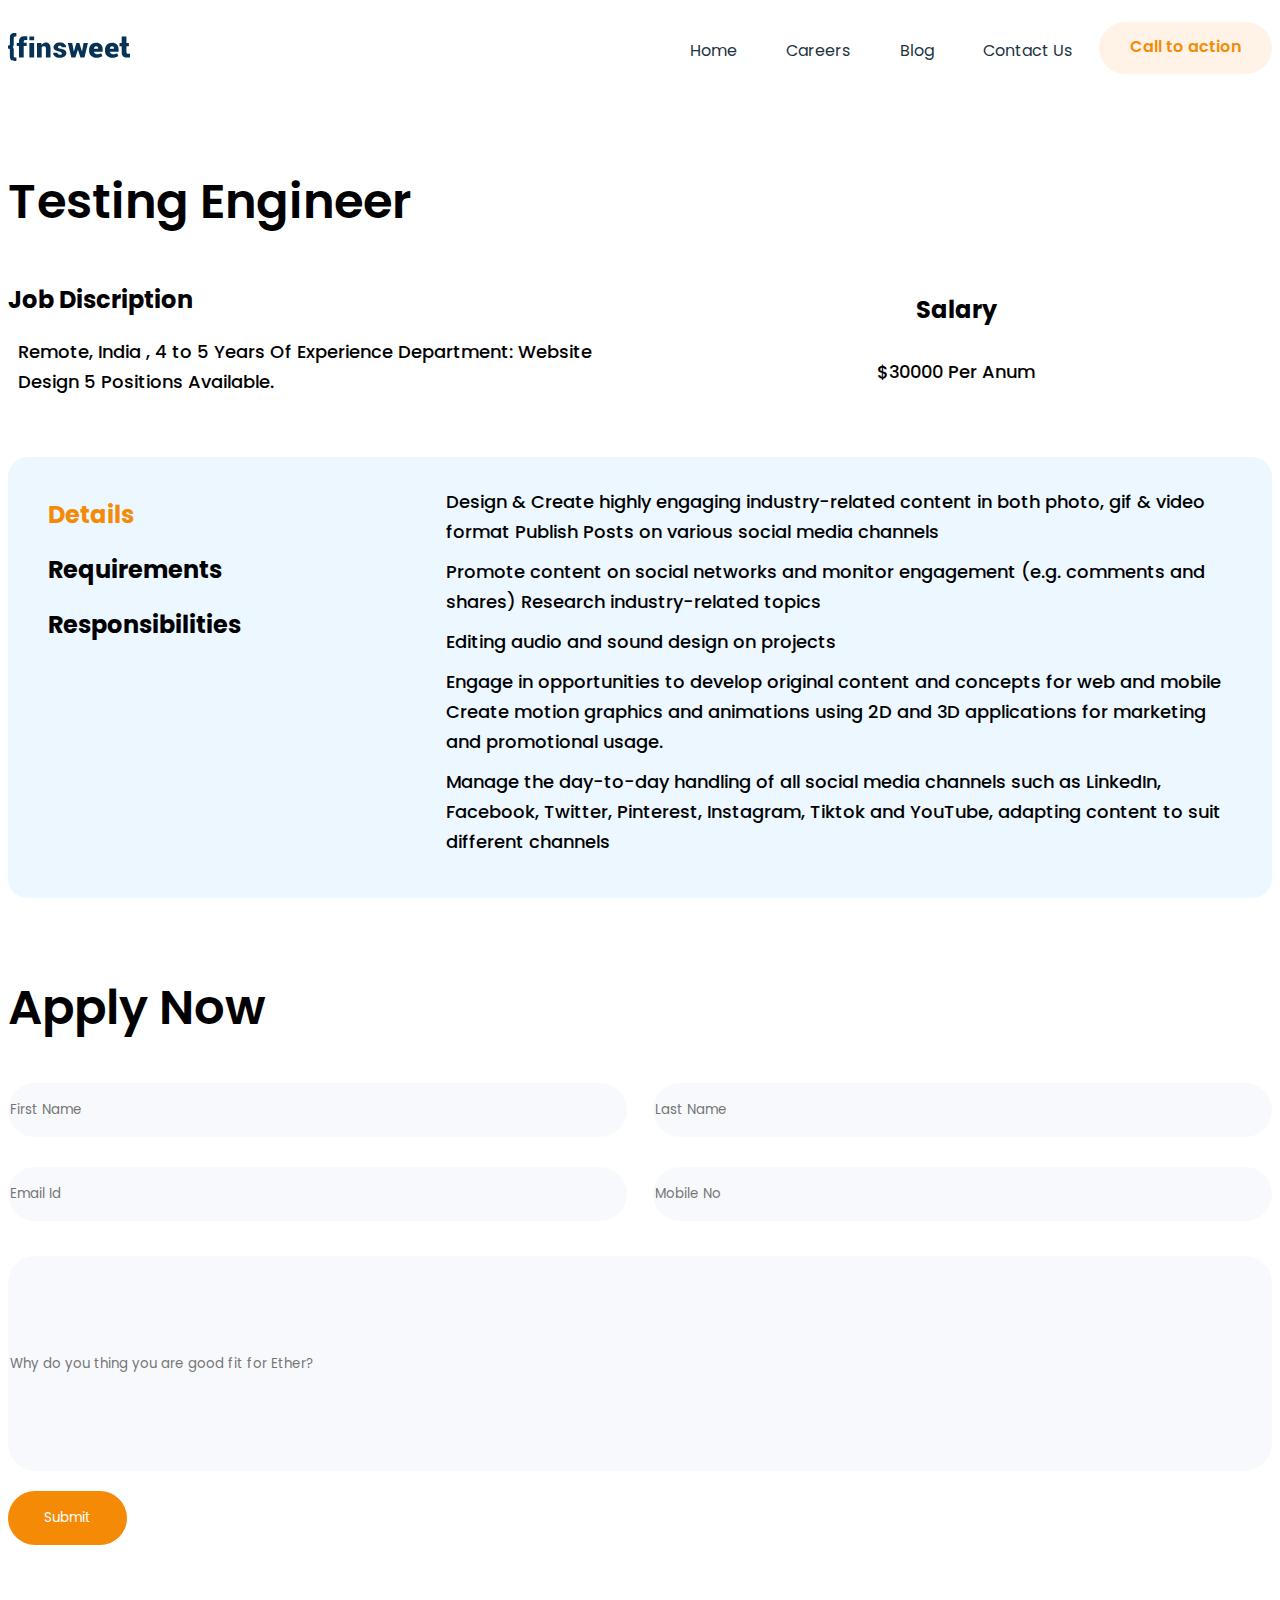
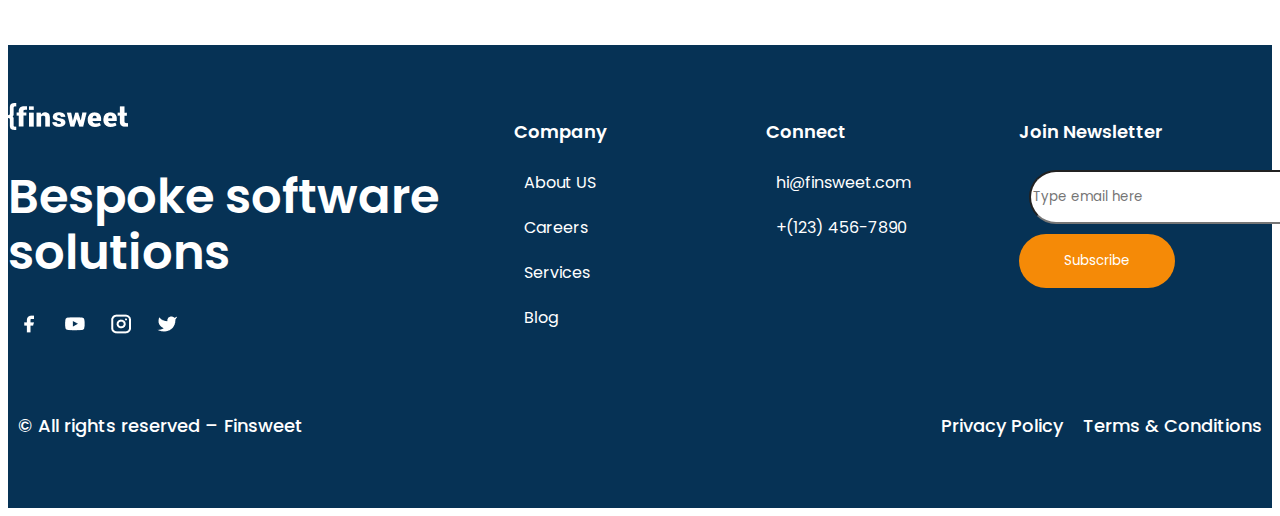
<file: careers2.html>
<!DOCTYPE html>
<html lang="en">
<head>
    <meta charset="UTF-8">
    <meta http-equiv="X-UA-Compatible" content="IE=edge">
    <meta name="viewport" content="width=device-width, initial-scale=1.0">
    <title>Document</title>
    <link rel="stylesheet" href="style.css">
    <link rel="stylesheet" href="./styles/footer.css">
    <link rel="stylesheet" href="./styles/header.css">
    <link rel="stylesheet" href="./styles/global.css">
    <link rel="stylesheet" href="./styles/latest.css">
    <link rel="preconnect" href="https://fonts.googleapis.com">
    <link rel="preconnect" href="https://fonts.gstatic.com" crossorigin>
    <link href="https://fonts.googleapis.com/css2?family=Poppins:wght@300&display=swap" rel="stylesheet">
</head>
<body>
    <header class="container">
        <div>
            <img src="./images/Logo.svg" alt="finsweet">
            </div> 
        <div class="header-nav">
            <nav>
                <ul>
                    <li><a href="index.html">Home</a></li>
                    <li><a href="careers.html">Careers</a></li>
                    <li><a href="blog.html">Blog</a></li>
                    <li><a href="contactus.html">Contact Us</a></li>
                </ul>
            </nav>
            <button class="header-button">Call to action</button>  
        </div>
    </header>
    <section class="career2-header">
        <div class="container">
            <h1>Testing Engineer</h1>
            <div class="career2-job">
                <div class="job-left">
                    <h2>Job Discription</h2>
                    <p>Remote, India , 4 to 5 Years Of Experience Department: Website Design 5 Positions Available.</p>
                </div>
                <div class="job-right">
                    <h2>Salary</h2>
                    <p>$30000 Per Anum </p>
                </div>
            </div>
        </div>
    </section>
    <section>
        <div class="container">
            <div class="career2-details">
                <div class="details-left">
                    <h2 class="details-orange">Details</h2>
                    <h2>Requirements</h2>
                    <h2>Responsibilities</h2>
                </div>
                <div class="details-right">
                    <p>Design & Create highly engaging industry-related content in both photo, gif & video format
                        Publish Posts on various social media channels</p>
                    <p>Promote content on social networks and monitor engagement (e.g. comments and shares)
                        Research industry-related topics</p>
                    <p> Editing audio and sound design on projects</p>
                    <p> Engage in opportunities to develop original content and concepts for web and mobile
                        Create motion graphics and animations using 2D and 3D applications for marketing and promotional usage.</p>
                    <p> Manage the day-to-day handling of all social media channels such as LinkedIn, Facebook, Twitter, Pinterest, Instagram, Tiktok and YouTube, adapting content to suit different channels</p>
                </div>
            </div>
        </div>
    </section>
    <section>
        <div class="container">
            <div class="apply">
                <h1>Apply Now</h1>  
                <div class="input-top">
                    <input class="input" type="text" placeholder="First Name">
                    <input class="input" type="text" placeholder="Last Name">
                    <input class="input" type="text" placeholder="Email Id">
                    <input class="input" type="text" placeholder="Mobile No">
                </div>
                <div>
                    <input class="inputbottom" type="text" placeholder="Why do you thing you are good fit for Ether?">
                </div>
                <button class="apply-button">Submit</button>
            </div>
        </div>
    </section>
    <footer>
        <div class="container">
            <div class="footer-top">
                <div class="footer-left">
                    <img src="./images/logo-white.png">
                    <h1>Bespoke software solutions</h1>
                    <div class="footer-left-social">
                        <a href="#"><img src="./images/facebook.png" alt=""></a>
                        <a href="#"><img src="./images/youtube.png" alt=""></a>
                        <a href="#"><img src="./images/instagram.png" alt=""></a>
                        <a href="#"><img src="./images/twitter.png" alt=""></a>
                    </div>    
                </div>
                <div class="footer-company">
                    <h2>Company</h2>
                    <a href="./contactus.html">About US</a>
                    <a href="careers.html">Careers</a>
                    <a href="services.html">Services</a>
                    <a href="blog.html">Blog</a>
                </div>
                <div class="footer-company">
                    <h2>Connect</h2>
                    <a href="#">hi@finsweet.com</a>
                    <a href="#">+(123) 456-7890</a>
                </div>
                <div class="footer-company">
                    <h2>Join Newsletter</h2>
                    <a><input type="text" placeholder="Type email here"></a>
                    <button><a>Subscribe</a></button>
                </div>
            </div>
            <div class="footer-bottom">
                <p>© All rights reserved – Finsweet</p>
                <div class="footerbottom-right">
                    <p>Privacy Policy</p>
                    <p>Terms & Conditions</p>
                </div>
            </div>
        </div>    
    </footer>
    
</body>
</html>
</file>
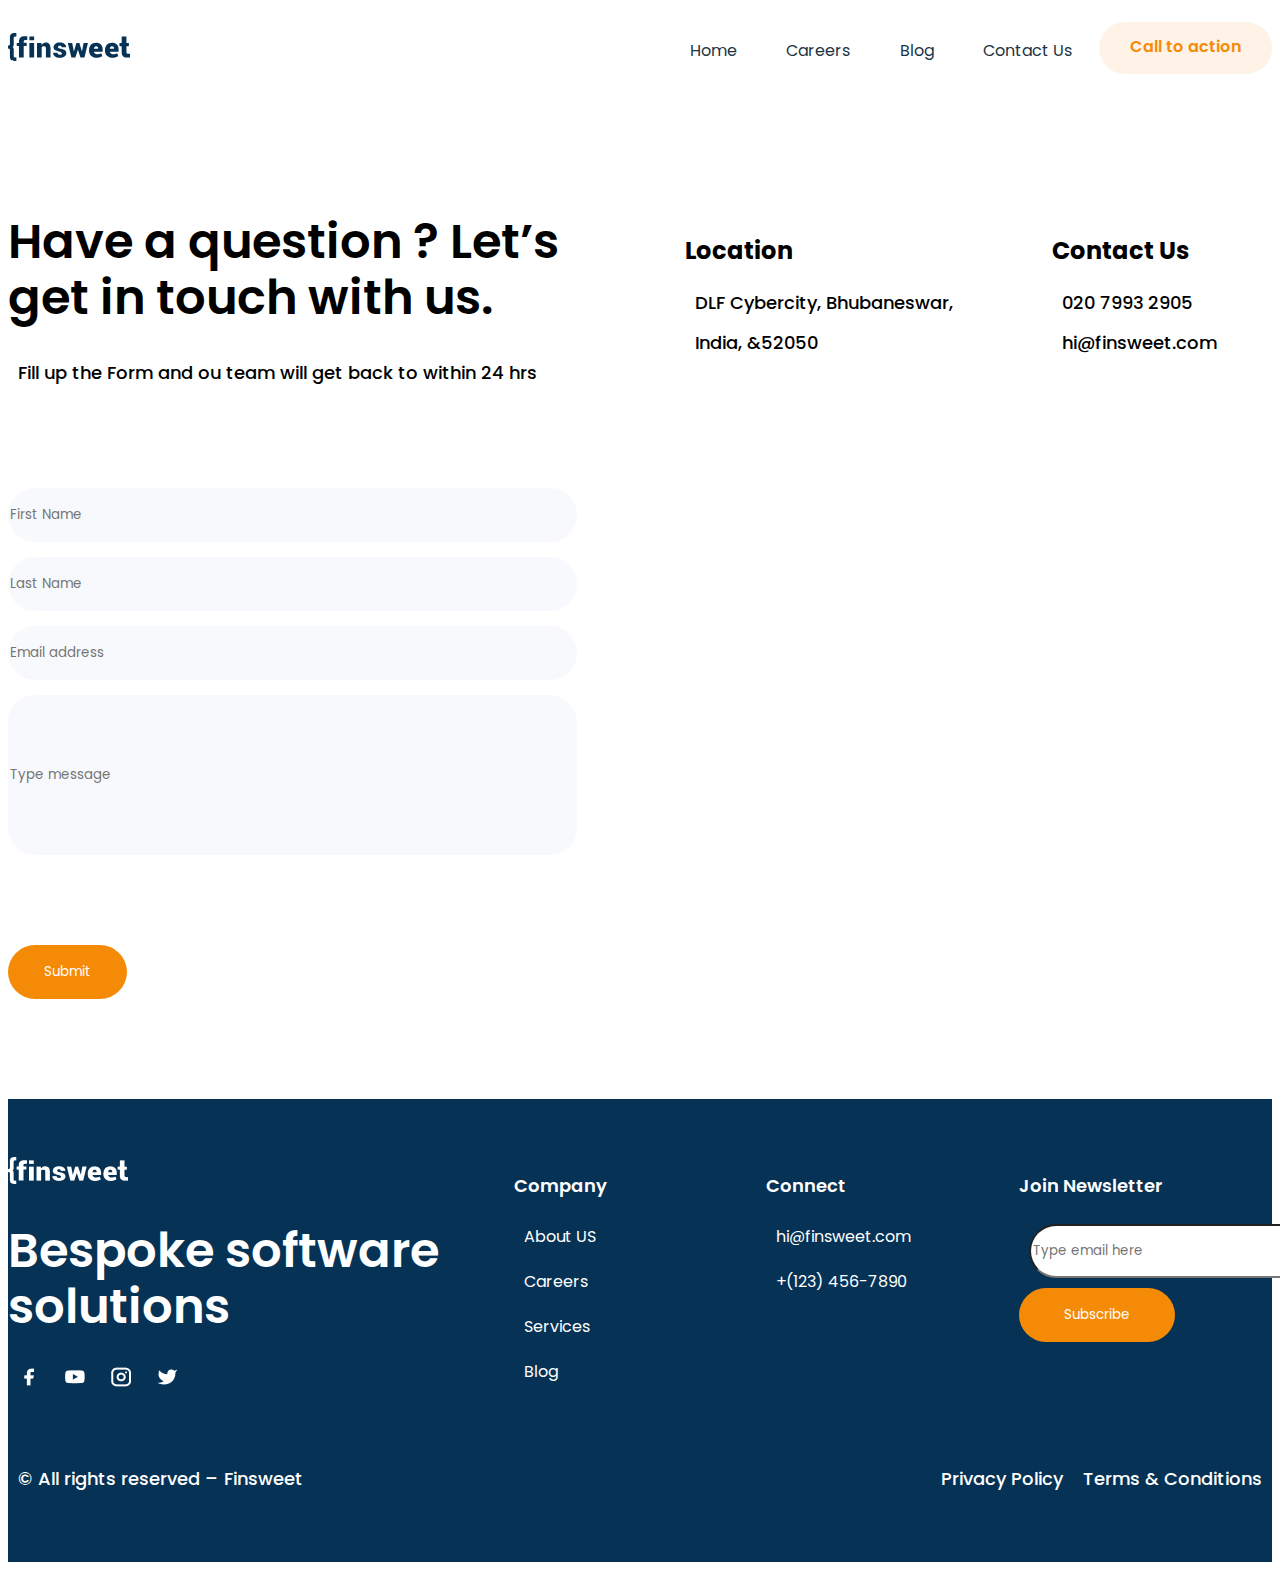
<file: contactus.html>
<!DOCTYPE html>
<html lang="en">
<head>
    <meta charset="UTF-8">
    <meta http-equiv="X-UA-Compatible" content="IE=edge">
    <meta name="viewport" content="width=device-width, initial-scale=1.0">
    <title>Document</title>
    <link rel="stylesheet" href="style.css">
    <link rel="stylesheet" href="./styles/footer.css">
    <link rel="stylesheet" href="./styles/header.css">
    <link rel="stylesheet" href="./styles/global.css">
    <link rel="stylesheet" href="./styles/latest.css">
    <link rel="preconnect" href="https://fonts.googleapis.com">
    <link rel="preconnect" href="https://fonts.gstatic.com" crossorigin>
    <link href="https://fonts.googleapis.com/css2?family=Poppins:wght@300&display=swap" rel="stylesheet">
</head>
<body>
    <header class="container">
        <div>
            <img src="./images/Logo.svg" alt="finsweet">
            </div> 
        <div class="header-nav">
            <nav>
                <ul>
                    <li><a href="index.html">Home</a></li>
                    <li><a href="careers.html">Careers</a></li>
                    <li><a href="blog.html">Blog</a></li>
                    <li><a href="contactus.html">Contact Us</a></li>
                </ul>
            </nav>
            <button class="header-button">Call to action</button>  
        </div>
    </header>
    <section>
        <div class="container">
            <div class="contactus-top">
                <div class="contactus-left">
                    <h1>Have a question ? Let’s get in touch with us.</h1>
                    <p>Fill up the Form  and ou team will get back to within 24 hrs</p>
                </div>
                <div class="contactus-right">
                    <div class="">
                        <h2>Location</h2>
                        <p>DLF Cybercity, Bhubaneswar,</p> 
                        <p>India, &52050</p>
                    </div>
                    <div class="">
                        <h2>Contact Us</h2>
                        <p>020 7993 2905</p>
                        <p>hi@finsweet.com</p>
                    </div>
                </div>
            </div>
        </div>
    </section>
    <section>
        <div class="container">
            <div class="contact-bottom">
                <div class="contact-left">
                    <input class="contact-input" type="text" placeholder="First Name">
                    <input class="contact-input" type="text" placeholder="Last Name">
                    <input class="contact-input" type="text" placeholder="Email address">
                    <input class="contact-input-big" type="text" placeholder="Type message">
                </div>
                <div class="contact-right">
                    <iframe src="https://www.google.com/maps/embed?pb=!1m18!1m12!1m3!1d21394.452304963652!2d106.88686693278811!3d47.911105911747896!2m3!1f0!2f0!3f0!3m2!1i1024!2i768!4f13.1!3m3!1m2!1s0x5d9692f8d5aef349%3A0x719fcb0e2931a298!2sGrand%20Plaza!5e0!3m2!1smn!2smn!4v1666610601223!5m2!1smn!2smn" width="600" height="450" style="border:0;" allowfullscreen="" loading="lazy" referrerpolicy="no-referrer-when-downgrade"></iframe>
                </div>
            </div>
            <button class="contact-button"><a href="#">Submit</a></button>
        </div>
    </section>
    <footer>
        <div class="container">
            <div class="footer-top">
                <div class="footer-left">
                    <img src="./images/logo-white.png">
                    <h1>Bespoke software solutions</h1>
                    <div class="footer-left-social">
                        <a href="#"><img src="./images/facebook.png" alt=""></a>
                        <a href="#"><img src="./images/youtube.png" alt=""></a>
                        <a href="#"><img src="./images/instagram.png" alt=""></a>
                        <a href="#"><img src="./images/twitter.png" alt=""></a>
                    </div>    
                </div>
                <div class="footer-company">
                    <h2>Company</h2>
                    <a href="index.html">About US</a>
                    <a href="careers.html">Careers</a>
                    <a href="services.html">Services</a>
                    <a href="blog.html">Blog</a>
                </div>
                <div class="footer-company">
                    <h2>Connect</h2>
                    <a href="#">hi@finsweet.com</a>
                    <a href="#">+(123) 456-7890</a>
                </div>
                <div class="footer-company">
                    <h2>Join Newsletter</h2>
                    <a><input type="text" placeholder="Type email here"></a>
                    <button><a href="#">Subscribe</a></button>
                </div>
            </div>
            <div class="footer-bottom">
                <p>© All rights reserved – Finsweet</p>
                <div class="footerbottom-right">
                    <p>Privacy Policy</p>
                    <p>Terms & Conditions</p>
                </div>
            </div>
        </div>    
    </footer>
</body>
</html>
</file>
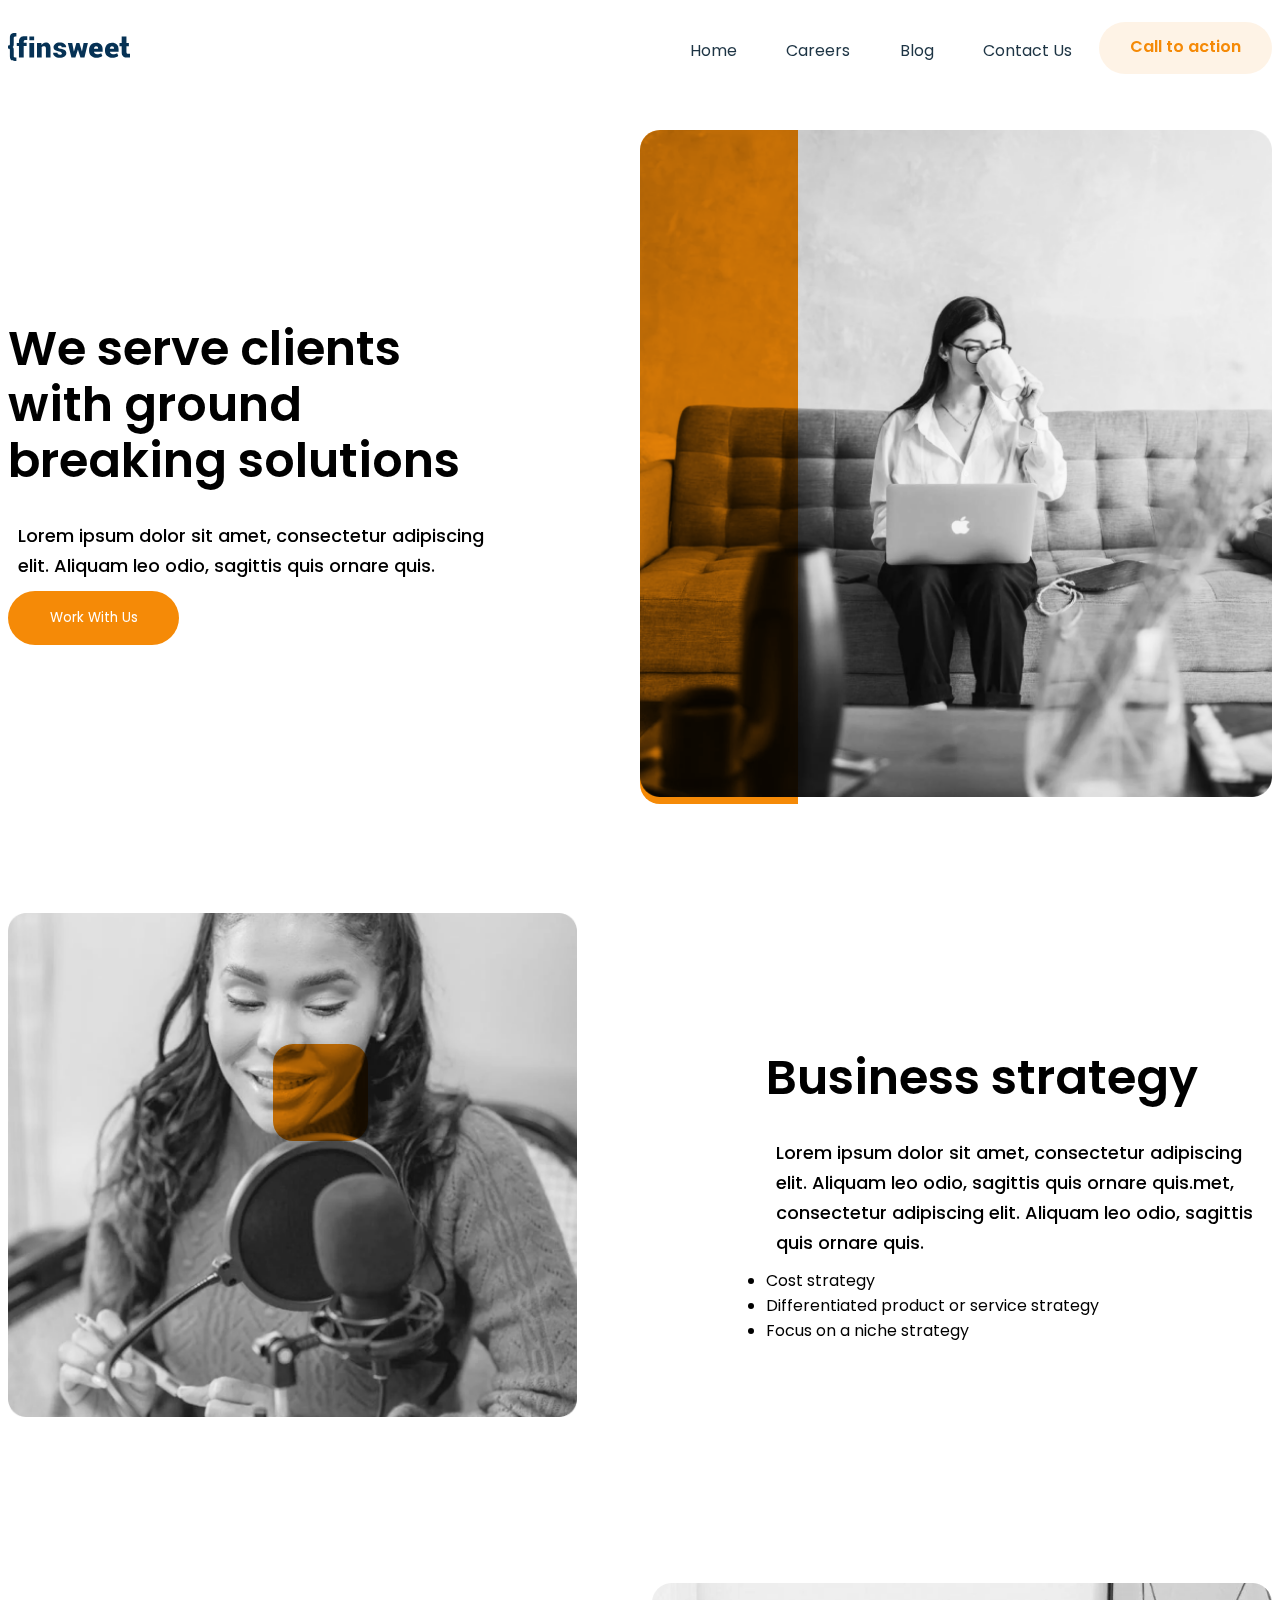
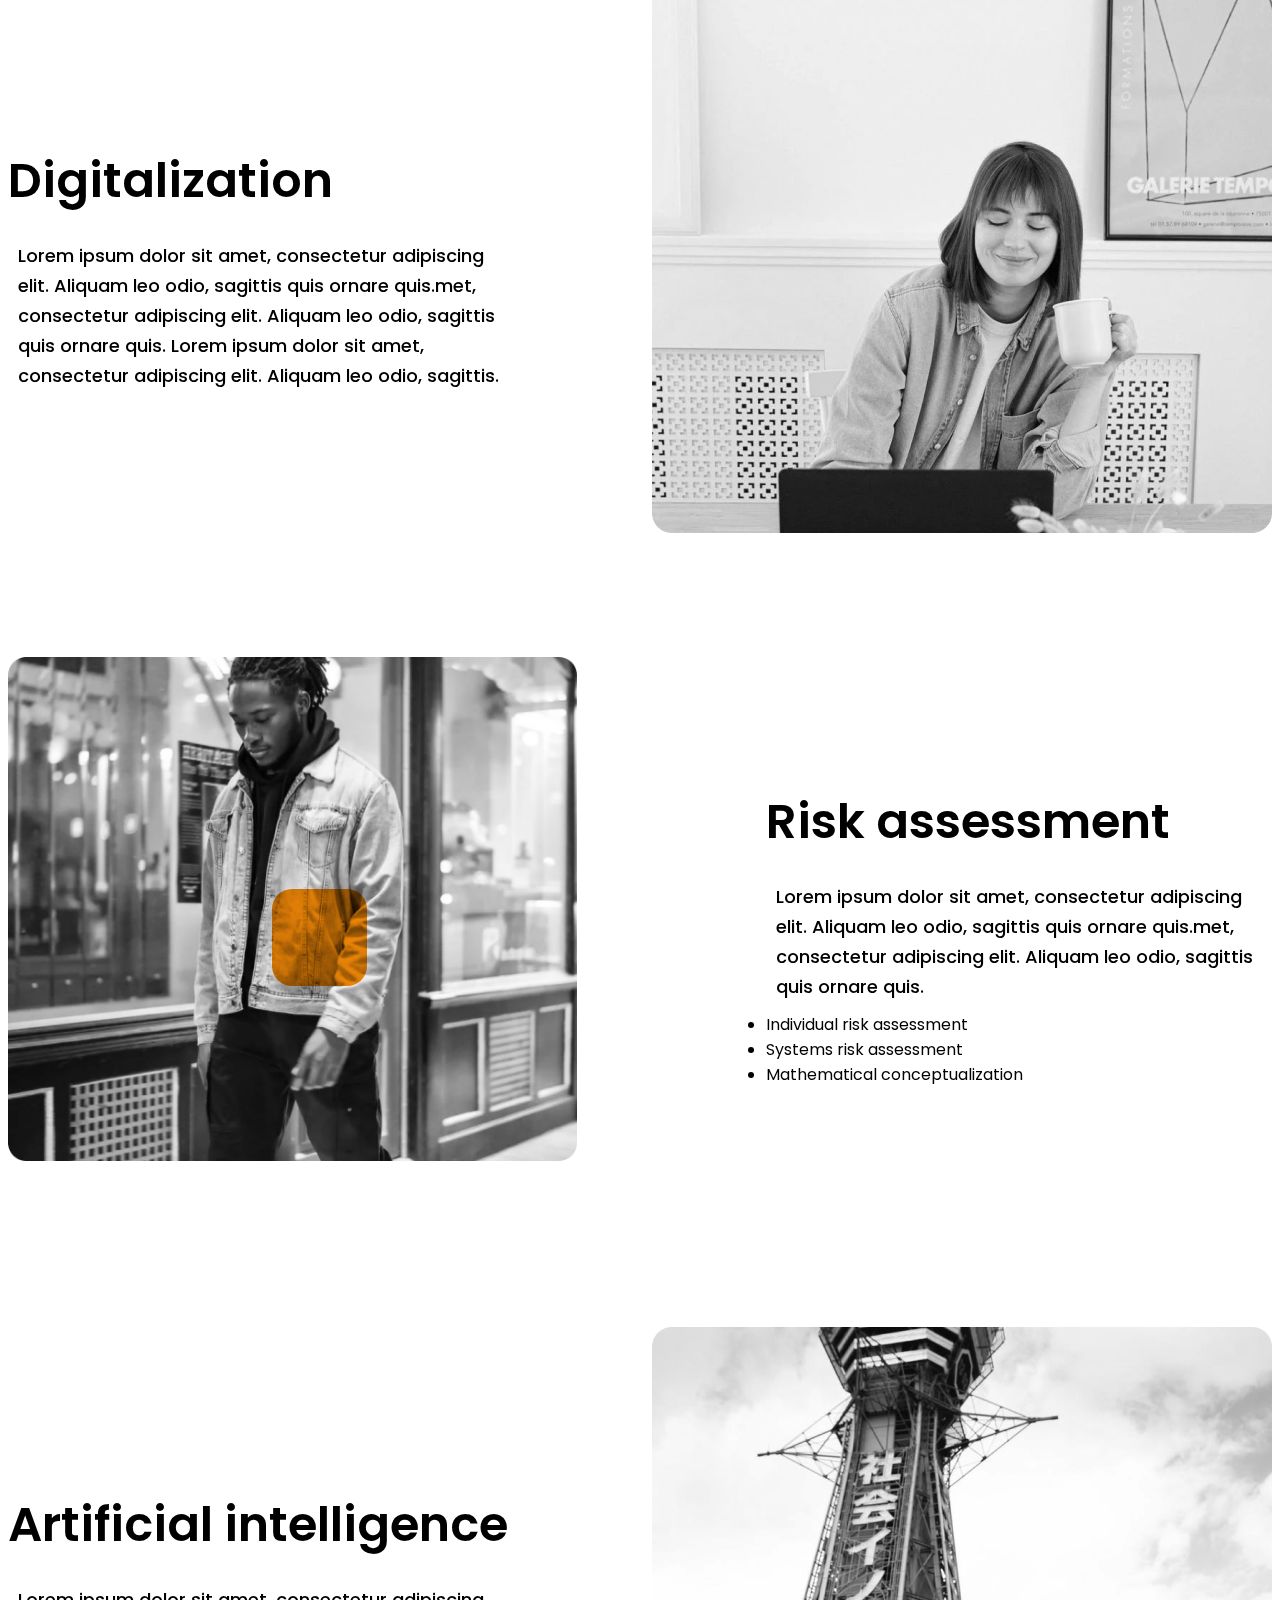
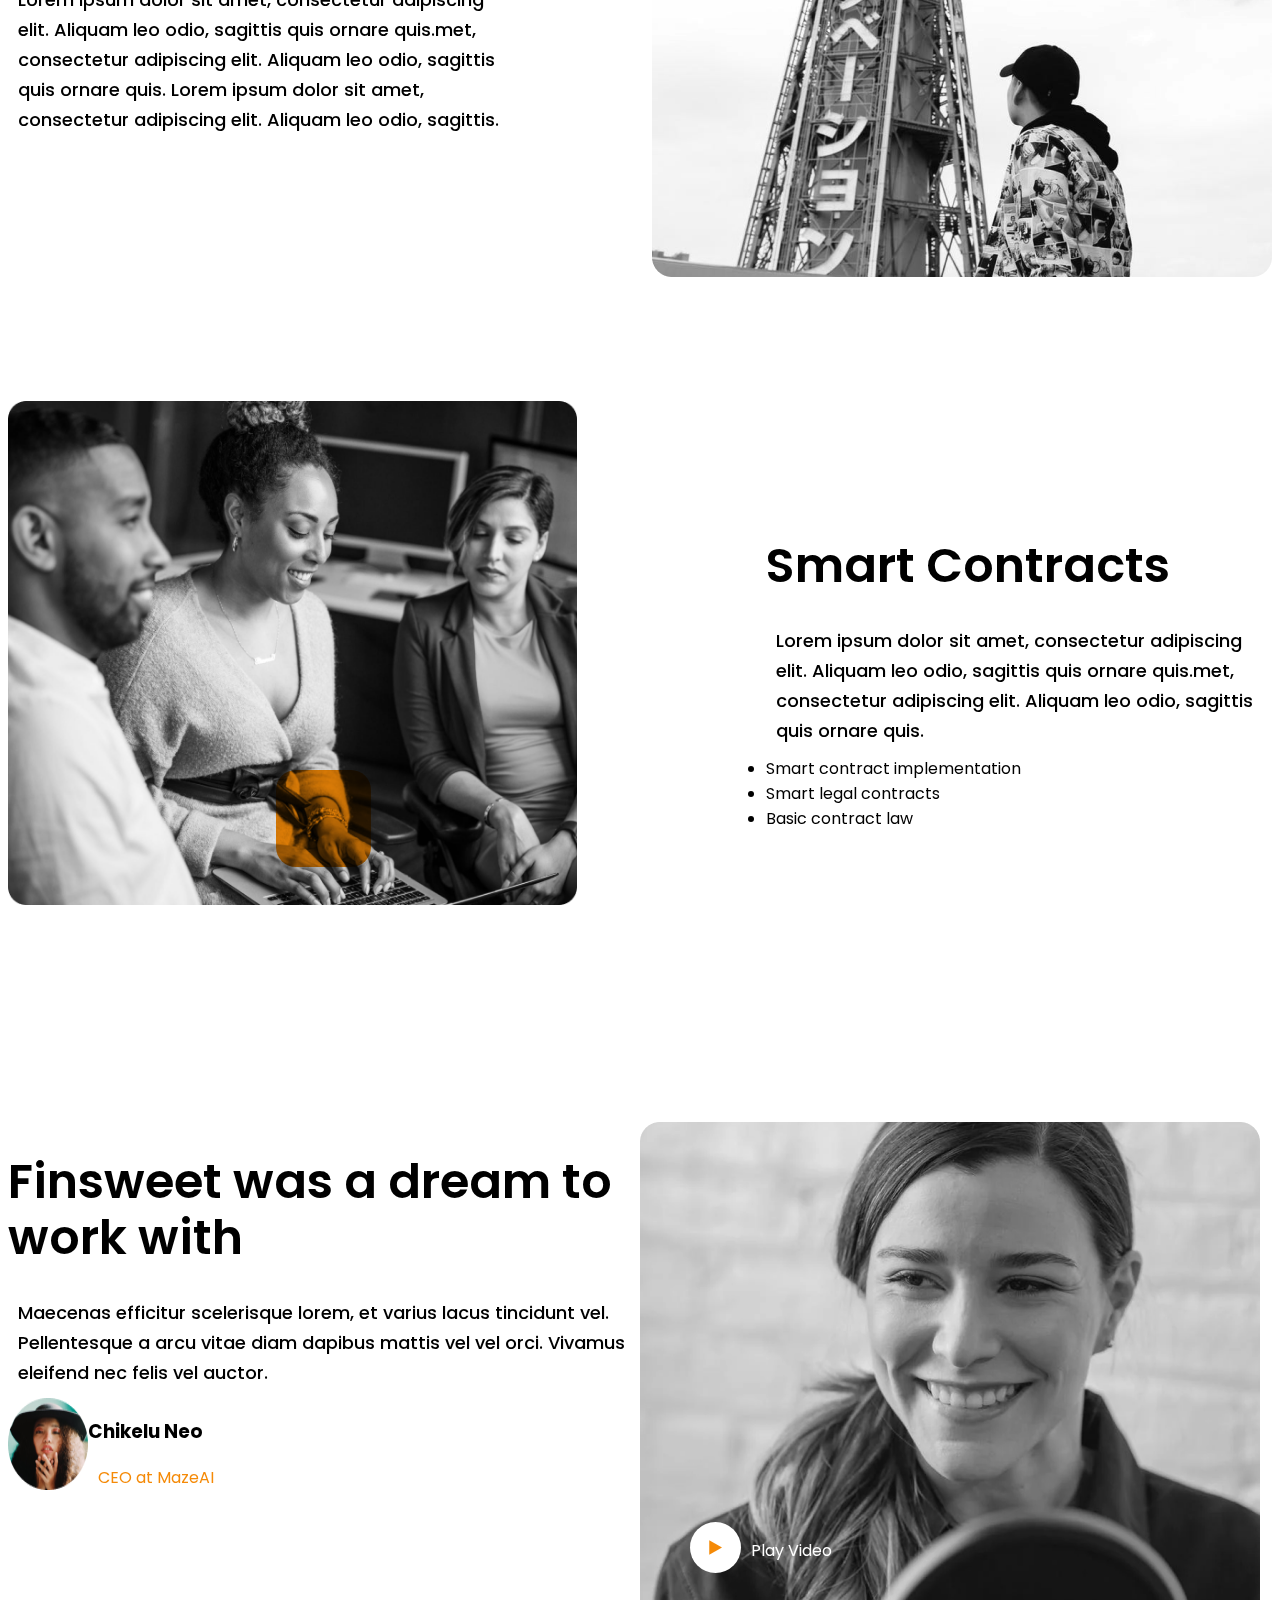
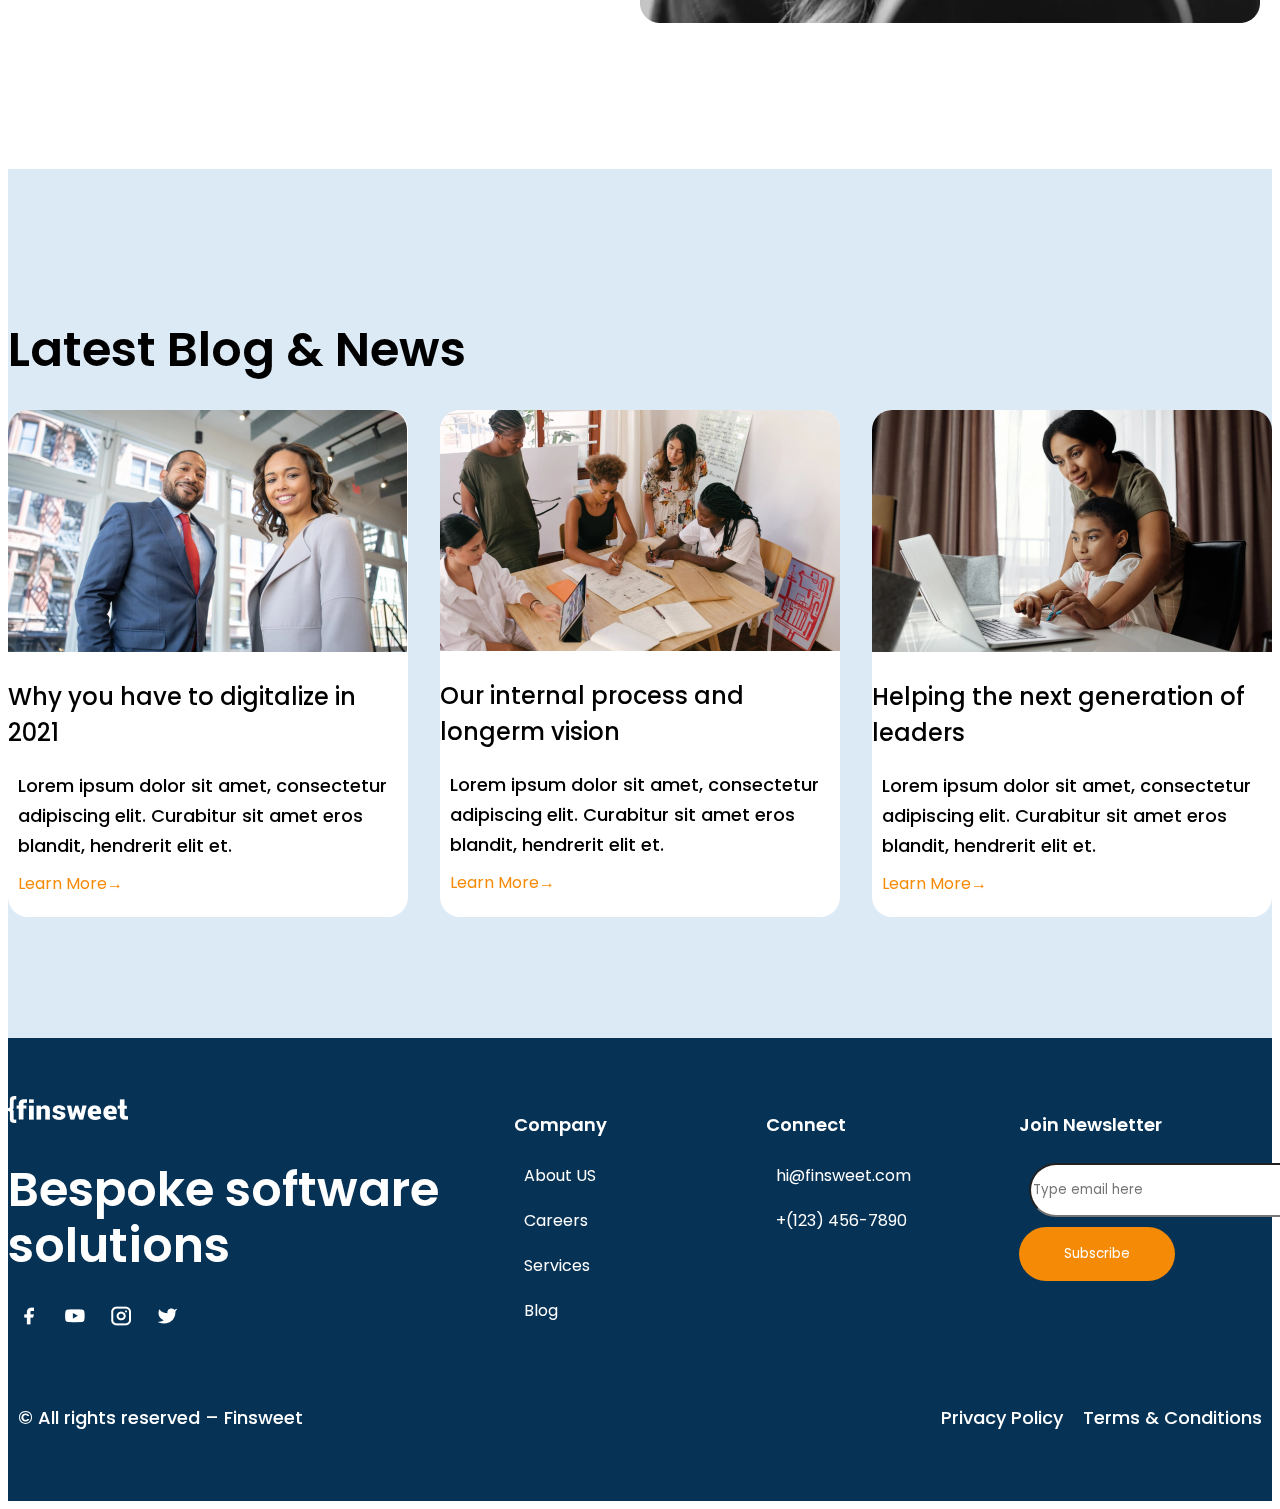
<file: services.html>
<!DOCTYPE html>
<html lang="en">
<head>
    <meta charset="UTF-8">
    <meta http-equiv="X-UA-Compatible" content="IE=edge">
    <meta name="viewport" content="width=device-width, initial-scale=1.0">
    <title>Document</title>
    <link rel="stylesheet" href="style.css">
    <link rel="stylesheet" href="./styles/footer.css">
    <link rel="stylesheet" href="./styles/header.css">
    <link rel="stylesheet" href="./styles/global.css">
    <link rel="stylesheet" href="./styles/latest.css">
    <link rel="preconnect" href="https://fonts.googleapis.com">
    <link rel="preconnect" href="https://fonts.gstatic.com" crossorigin>
    <link href="https://fonts.googleapis.com/css2?family=Poppins:wght@300&display=swap" rel="stylesheet">
</head>
<body>
    <header class="container">
        <div>
            <img src="./images/Logo.svg" alt="finsweet">
            </div> 
        <div class="header-nav">
            <nav>
                <ul>
                    <li><a href="index.html">Home</a></li>
                    <li><a href="careers.html">Careers</a></li>
                    <li><a href="blog.html">Blog</a></li>
                    <li><a href="contactus.html">Contact Us</a></li>
                </ul>
            </nav>
            <button class="header-button">Call to action</button>  
        </div>
    </header>
    <section>
        <div class="container">
            <div class="header">
                <div class="header-left">
                    <h1>We serve clients with ground breaking solutions</h1>
                    <p>Lorem ipsum dolor sit amet, consectetur adipiscing elit. Aliquam leo odio, sagittis quis ornare quis.</p>
                    <button><a href="./careers.html">Work With Us</a></button>
                </div>
                <div class="header-right">
                    <div class="multiply"></div>
                    <img src="./services.images/Image (1).png">
                </div>
            </div>
        </div>
    </section>
    <section class="feature1st">
        <div class="container">
            <div class="multiply-feature"></div>
            <div class="feature1">
                <div class="feature1-image">
                    <img src="./services.images/Image (2).png">
                </div>
                <div class="feature1-text">
                    <h1>Business strategy</h1>
                    <p>Lorem ipsum dolor sit amet, consectetur adipiscing elit. Aliquam leo odio, sagittis quis ornare quis.met, consectetur adipiscing elit. Aliquam leo odio, sagittis quis ornare quis.</p>
                    <li>Cost strategy</li>
                    <li>Differentiated product or service strategy</li>
                    <li>Focus on a niche strategy</li>
                </div>
            </div>
        </div>
    </section>
    <section class="feature2nd">
        <div class="container">
            <div class="multiply-feature"></div>
            <div class="feature2">
                <div class="feature2-text">
                    <h1>Digitalization</h1>
                    <p>Lorem ipsum dolor sit amet, consectetur adipiscing elit. Aliquam leo odio, sagittis quis ornare quis.met, consectetur adipiscing elit. Aliquam leo odio, sagittis quis ornare quis. Lorem ipsum dolor sit amet, consectetur adipiscing elit. Aliquam leo odio, sagittis.</p>
                </div>
                <div class="feature2-img">
                    <img src="./services.images/Image (3).png">
                </div>
            </div>
        </div>
       
    </section>
    <section class="feature3rd">
        <div class="container">
            <div class="multiply-feature"></div>
            <div class="feature1">
                <div class="feature1-image">
                    <img src="./services.images/Image (4).png">
                </div>
                <div class="feature1-text">
                    <h1>Risk assessment</h1>
                    <p>Lorem ipsum dolor sit amet, consectetur adipiscing elit. Aliquam leo odio, sagittis quis ornare quis.met, consectetur adipiscing elit. Aliquam leo odio, sagittis quis ornare quis.</p>
                    <li>Individual risk assessment</li>
                    <li>Systems risk assessment</li>
                    <li>Mathematical conceptualization</li>
                </div>
            </div>
        </div>
    </section>
    <section class="feature4th">
        <div class="container">
            <div class="multiply-feature"></div>
            <div class="feature2">
                <div class="feature2-text">
                    <h1>Artificial intelligence</h1>
                    <p>Lorem ipsum dolor sit amet, consectetur adipiscing elit. Aliquam leo odio, sagittis quis ornare quis.met, consectetur adipiscing elit. Aliquam leo odio, sagittis quis ornare quis. Lorem ipsum dolor sit amet, consectetur adipiscing elit. Aliquam leo odio, sagittis.</p>
                </div>
                <div class="feature2-img">
                    <img src="./services.images/Image (5).png">
                </div>
            </div>
        </div>
    </section>
    <section class="feature5th">
        <div class="container">
            <div class="feature1">
                <div class="multiply-feature"></div>
                <div class="feature1-image">
                    <img src="./services.images/Image (6).png">
                </div>
                <div class="feature1-text">
                    <h1>Smart Contracts</h1>
                    <p>Lorem ipsum dolor sit amet, consectetur adipiscing elit. Aliquam leo odio, sagittis quis ornare quis.met, consectetur adipiscing elit. Aliquam leo odio, sagittis quis ornare quis.</p>
                    <li>Smart contract implementation</li>
                    <li>Smart legal contracts</li>
                    <li>Basic contract law</li>
                </div>
            </div>
        </div>
    </section>  
    <section>
        <div class="container">
            <div class="video">
                <div class="video-left">
                    <h1>Finsweet was a dream to work with</h1>
                    <p>Maecenas efficitur scelerisque lorem, et varius lacus tincidunt vel. Pellentesque a arcu vitae diam dapibus mattis vel vel orci. Vivamus eleifend nec felis vel auctor.</p>
                     <div class="videoleft-profile"> 
                        <img src="./images/pic.png">
                        <div>
                            <h3>Chikelu Neo</h3>
                            <a href="#">CEO at MazeAI</a>
                        </div>
                    </div>  
                </div>
                <div class="video-right">
                    <div class="play-button">
                        <img src="./images/play-icon.svg">  
                    </div>
                    <a>Play Video</a>
                </div>    
            </div>
        </div>
    </section>
    <section class="latest">
        <div class="container">
            <h1>Latest Blog & News</h1>
            <div class="latest-section">
                <article class="latest-card">
                    <img src="./images/post1.png">
                    <h2>Why you have to digitalize in 2021</h2>
                    <p>Lorem ipsum dolor sit amet, consectetur adipiscing elit. Curabitur sit amet eros blandit, hendrerit elit et.</p>
                    <a href="#">Learn More</a>
                </article>
                <article class="latest-card">
                    <img src="./images/post-2.png">
                    <h2>Our internal process and longerm vision</h2>
                    <p>Lorem ipsum dolor sit amet, consectetur adipiscing elit. Curabitur sit amet eros blandit, hendrerit elit et.</p>
                    <a href="#">Learn More</a>
                </article>
                <article  class="latest-card">
                    <img src="./images/post-3.png">
                    <h2>Helping the next generation of leaders</h2>
                    <p>Lorem ipsum dolor sit amet, consectetur adipiscing elit. Curabitur sit amet eros blandit, hendrerit elit et.</p>
                    <a href="#">Learn More</a>
                </article>
            </div>
        </div>
    </section>
    <footer>
        <div class="container">
            <div class="footer-top">
                <div class="footer-left">
                    <img src="./images/logo-white.png">
                    <h1>Bespoke software solutions</h1>
                    <div class="footer-left-social">
                        <a href="#"><img src="./images/facebook.png" alt=""></a>
                        <a href="#"><img src="./images/youtube.png" alt=""></a>
                        <a href="#"><img src="./images/instagram.png" alt=""></a>
                        <a href="#"><img src="./images/twitter.png" alt=""></a>
                    </div>    
                </div>
                <div class="footer-company">
                    <h2>Company</h2>
                    <a href="index.html">About US</a>
                    <a href="careers.html">Careers</a>
                    <a href="services.html">Services</a>
                    <a href="blog.html">Blog</a>
                </div>
                <div class="footer-company">
                    <h2>Connect</h2>
                    <a href="#">hi@finsweet.com</a>
                    <a href="#">+(123) 456-7890</a>
                </div>
                <div class="footer-company">
                    <h2>Join Newsletter</h2>
                    <a><input type="text" placeholder="Type email here"></a>
                    <button>Subscribe</button>
                </div>
            </div>
            <div class="footer-bottom">
                <p>© All rights reserved – Finsweet</p>
                <div class="footerbottom-right">
                    <p>Privacy Policy</p>
                    <p>Terms & Conditions</p>
                </div>
            </div>
        </div>    
    </footer>
</body>
</html>
</file>
<file: style.css>
.section1-colour{
    background: #DCEAF5;
 }
 .section1-left {
    width: 50%;
 }
.section1-right {
    width: 50%;
    margin-top: 58px;
}
.section1 {
    display: flex;
    align-items: center;
    height: 703px;
}
.section1 h1 {  
    font-weight: 600;
    font-size: 64px;
    line-height: 72px ;
}
.button1{
    background: #F58A07;
    width: 199px;
    height: 54px;
    border-radius: 27px;
    margin-bottom: 40px;
    margin-top: 20px;
}
.button1 a{
    color: white;
}
.button2 {
    color: #1D3444;
    background: none;
    width: 199px;
    height: 54px;
    border-radius: 27px;
}
.section1-work {
    color: rgba(57, 65, 73, 0.5);
}
.logos {
    padding: 20px;
}
.section2 {
    height: 740px;
    width: 100%;
}
.section2-up {
    width: 55%;
}
.section2-down {
    width: 100%;
    display: flex;
    height: 740px;
    margin-top: 50px;
    margin-bottom: 50px;
}
.section2-down a{
    text-decoration: none;
    color: #F58A07;
}
.section2-down a::after {
    content: "→";
}
.section2-down img{
    border-radius: 20px;
}
.section3 {
    background: #EDF7FF;
    height: 665px;
    width: 100%;
    display: flex;
}
.section3-up {
    display: flex;
    align-items: center;
}    
.section3-up h1{
    width: 50%;  
    font-weight: 600;
    font-size: 36px;
    line-height: 44px; 
    height: 132px;
}
.section3-up p{
    width: 50%;
    height: 102px;
}
.section3-down{
    display: flex;
    justify-content: space-between;
}
.section3-card {
    background: #FFFFFF;
    border-radius: 20px;
    width: 30%; 
    padding: 30px;
}
.about {
    width: 100%;
    height: 667px;
    display: flex;
    justify-content: space-between;
    align-items: center;
    margin-top: 96px;
    margin-bottom: 96px;
    border-radius: 20px;
}
.about-cards {
    display: flex;
    justify-content: space-between;
    width: 100%;
}
.about-cards .about-card1 {
    width: 45%;
}
.about-cards .about-card2 {
    width: 45%;
}
.about-left {
    width: 40%;
    margin-bottom: 100px;
    margin-top: 100px;
}
.about h2 {
    font-weight: 700;
    font-size: 36px;
    line-height: 50px;
    color:  #F58A07;
}
.about h3 {
    font-weight: 600;
    font-size: 24px;
    line-height: 106.5%;
}
.about-right {
    height: 100%;
    position: relative;
    border-radius: 20px;
}
.aboutright-img{
    border-radius: 20px;
}
.multiply {
    mix-blend-mode: multiply;
    background: #F58A07;
    width: 25%;
    height: 100%;
    position: absolute;
    border-radius: 20px 0 0 20px;
}
.service {
    width: 100%;
    height: 682px;
    background: #EDF7FF;
    border-radius: 20px;
    margin-bottom: 96px;
}
.service-up {
    display: flex;
    justify-content: space-between;
    align-items: center;
}
.service .service-bottom {
    display: flex;
    align-items: center;
    justify-content: space-around;
}
.service-left {
    width: 40%;
}
.service-left a::after {
    content: "\2192";
}
.service-right {
    width: 40%;
    height: 100%;
    position: relative;
}
.service-right img {
    height: 100%;
}
.service-left a {
    font-weight: 500;
    font-size: 16px;
    line-height: 106.5%;
    color: #F58A07;
}
.service-buttons {
    width: 50%;
    display: flex;
    justify-content: space-evenly;
}
.service-button1 {
    background: #FFFFFF;
    border-radius: 31px;
    font-weight: 600;
    font-size: 16px;
    line-height: 24px;
    color: #F58A07;
}
.service-button1 a {
    color: #F58A07;
}
.service-button2 {
    border-radius: 31px;
    font-weight: 600;
    font-size: 16px;
    line-height: 24px;
    background: none;
    border: 1px solid #A8BCCC
}
.service-button2 a {
    color: rgba(6, 50, 85, 0.3);
}
.service-ribbon img{ 
    margin-top: -16px;
    margin-right: -16px;
}
.cta {
    width: 100%;
    height: 518px;
    display: flex;
    background: #F58A07;
}
.cta img {
    width: 50%;
    height: 518px;
}
.cta-right {
    width: 50%;
    display: flex;
    padding-left: 200px;
}
.cta-right h1 {
    width: 50%;
    color: #FFFFFF;
}
.cta-right button{
    width: 216px;
    height: 54px;
    left: 1088px;
    top: 4392px;
    background: #FFFFFF;
    border-radius: 31px;  
    border: none;
}
.cta-right button a{
    color: #F58A07;
    text-decoration: none;
}
.video {
    width: 100%;
    height: 501px;
    display: flex;
    margin-top: 96px;
    margin-bottom: 96px;
}
.video-left{
    width: 50%;
}
.video-left h3 {
    margin-right: 10px;
}
.video-left a {
    color: #F58A07;
    text-decoration: none;
}
 .videoleft-profile{
    display: flex;
}
.play-button {
    width: 51px;
    height: 51px; 
    background: #FFFFFF;
    display: flex;
    align-items: center;
    border-radius: 50%;
    justify-content: center;
}
.video-right {
    width: 50%;
    background-image: url(./images/video-image.png);
    background-repeat: no-repeat;
    display: flex;
    align-items: end;
    padding: 50px;
    color: white;
}   
.header {
    width: 100%;
    height: 650px;
    display: flex;
    align-items: center;
    justify-content: space-between;
}
.header-left {
    width: 40%;
}
.header-right {
    width: 50%;
    position: relative;
}
.header-right img {
    width: 100%;
}

.header-left button {
    width: 171px;
    height: 54px;
    background: #F58A07;
    border-radius: 27px;
}
.header-left button a {
    color: #FFFFFF;
}
.feature1 {
    width: 100%;
    height: 550px;
    display: flex;
    align-items: center;
    justify-content: space-between;
    margin-top: 48px;
    margin-bottom: 48px;
}
.feature1-text {
    width: 40%;
    height: 294px;
}
.feature1-image {
    display: flex;
    align-items: center;
    width: 45%
}
.feature1-image img {
    width: 100%;
}
.multiply-feature{
    position: absolute;
    width: 95px;
    height: 97px;
    background: #F58A07;
    mix-blend-mode: multiply;
    border-radius: 20px;
}
.feature1st .multiply-feature{
    left: 273px;
    top: 1044px;
}
.feature2nd .multiply-feature {
    left: 1553px;
    top: 1866px;
}
.feature3rd .multiply-feature  {
    left: 272px;
    top: 2489px;
}
.feature4th .multiply-feature  {
    left: 1553px;
    top: 3222px;
}
.feature5th .multiply-feature  {
    left: 276px;
    top: 3970px;
}
.feature2 {
    width: 100%;
    height: 550px;
    display: flex;
    align-items: center;
    justify-content: space-between;
    margin-top: 48px;
}
.feature2-text {
    width: 40%;
}
.careers {
    width: 100%;
    height: 552px;
}
.careers-cards {
    display: flex;
    flex-wrap: wrap;
}
.careers-cards1 {
    width: 28%;
    height: 181px;
    background: rgba(193, 228, 255, 0.3);
    border-radius: 20px;
    margin: 2%;
}
.careers-cards1 a {
    text-decoration: none;
    color: #F58A07;
}
.blog {
    width: 100%;
    height: 749px;
    background: #DCEAF5;
}
.blog-header {
    width: 100%;
    display: flex;
    align-items: center;
    justify-content: space-between;
}
.blog-header .blogheader-profile {
    display: flex;
    align-items: flex-start;
}
.blogheader-left {
    display: flex;
    flex-direction: column;
    width: 45%;
}
.blogheader-right {
    width: 40%;
}
.blogheader-right img{
    border-radius: 20px;
}
.blogheader-text a {
    text-decoration: none;
    color: #F58A07;
}
.blogheader-left a::after {
    content: "\2192";
}
.blog-latestsection {
    width: 100%;
    height: 1174px;
    display: flex;
    justify-content: space-between;
    margin-top: 128px;
    margin-bottom: 128px;
}
.cards-top {
    width: 100%;
    display: flex;
    justify-content: space-evenly;
}
.blog-cards a::after {
    content: "\2192";
}
.cards-bottom {
    width: 100%;
    display: flex;
    justify-content: space-evenly;
} 
 .blog-card {
    width: 30%px;
    height: 507px;
    background: #EDF7FF;
    border-radius: 20px;
    margin:10px;
 }
 .blog-card h2,a,p {
    margin: 10px;
 }
 .blog-card a {
    text-decoration: none;
    color: #F58A07;
 }
 .blog-post {
    width: 100%;
 }
 .blog-post img {
    border-radius: 30px;
 }
 .blogpost-text {
    width: 100%;
    margin-left: auto;
    padding: 80px 264px;
 }
 .blogpost-profile {
    display: flex;
 }
 .career2-job {
    display: flex;
    align-items: center;
    justify-content: space-between;
 }
 .career2-job .job-left {
    width: 50%;
 }
 .career2-job .job-right {
    width: 50%;
    display: flex;
    flex-direction: column;
    align-items: center;
 }
 .career2-header {
    margin-bottom: 40px;
 }
 .career2-details {
    width: 100%;
    height: 441px;
    background: rgba(193, 228, 255, 0.3);
    border-radius: 20px;
    display: flex;
    justify-content: space-evenly;
    padding: 20px;
 }
 .details-left {
    width: 30%;
 }
 .details-right {
    width: 65%;
 }
.details-orange {
    color: #F58A07;
}
.input-top {
    width: 100%;
    display: flex;
    flex-wrap: wrap;
    justify-content: space-between;
}
.input {
    width: 49%;
    height: 54px;
    margin-top: 15px;
    margin-bottom:15px;
    background: rgba(210, 218, 237, 0.17);
    border-radius: 27px;
    border: none;
}
.inputbottom{
    width: 100%;
    height: 215px;
    background: rgba(210, 218, 237, 0.17);
    border-radius: 27px;
    border: none;
    margin-top: 20px;
    margin-bottom: 20px;
}
.apply-button {
    width: 119px;
    height: 54px;
    background: #F58A07;
    border-radius: 31px;
    color: #FFFFFF;
    margin-bottom: 100px;
}
.contactus-top {
    width: 100%;
    display: flex;
    align-items: center;
    margin-bottom: 40px;
    margin-top: 40px;
    justify-content: space-between;
}
.contactus-left {
    width: 45%;
}
.contactus-right {
    width: 50%;
    display: flex;
    justify-content: space-around;
}
.contact-bottom {
    width: 100%;
    display: flex;
    justify-content: space-between;
}
.contact-left {
    width: 45%;
}
.contact-input {
    background: rgba(210, 218, 237, 0.17);
    border-radius: 27px;   
    height: 54px; 
    width: 100%;
    border: none;
    margin-bottom: 15px;
}
.contact-input-big {
    background: rgba(210, 218, 237, 0.17);
    border-radius: 27px;
    height: 160px;  
    width: 100%; 
    border: none;
    margin-bottom: 40px;
}
.contact-right{
    width: 50%;
}
.contact-right img {
    border-radius: 20px;
}
.contact-button {
    width: 119px;
    height: 54px;
    background: #F58A07;
    border-radius: 31px;
    margin-bottom: 100px;
}
.contact-button a  {
    color: #FFFFFF;
}
</file>
<file: styles/footer.css>
footer{
    width: 100%;
    height: 463px;
    background: #063255;
    color: #FFFFFF;
    display: flex;
    justify-content: space-between;
}
.footer-top {
    display: flex;
    justify-content: space-between;
    align-items:flex-start;
}
.footer-left {
    width: 40%;
}
.footer-top a{
    text-decoration: none;
    color: #FFFFFF;
}
.footer-top h2 {
    font-weight: 600;
    font-size: 18px;
    line-height: 27px;
}
.footer-company input {
    width: 342px;
    height: 54px;
    background: #FFFFFF;
    border-radius: 31px;
}
.footer-company button {
    width: 156px;
    height: 54px;
    background: #F58A07;
    border-radius: 31px;
    color: white;
}
.footer-bottom {
    display: flex;
    justify-content: space-between;
    align-items: flex-end;
}
.footer-company {
    display: flex;
    flex-direction: column;
    justify-content: space-between;
    width: 20%;
    align-items: flex-start;
}
.footer-bottom {
    display: flex;
    margin-top: 60px;
}
.footerbottom-right {
    display: flex;
    justify-content: space-between;
}
</file>
<file: styles/header.css>
.header-nav{
    display: flex;
    width: 50%;
    justify-content: space-between;
}
.header-nav nav {  
    width: 70%;
}
.header-nav nav ul{
    width: 100%;
    display: flex;
    justify-content: space-between;
    list-style: none;
}
.header-nav a{
    text-decoration: none;
    color: #1D3444;
}
.header-button{
    background: rgba(245, 138, 7, 0.1);
    border-radius: 31px;
    color: #F58A07;
    width: 173px;
    height: 52px;
    border: none;
    font-weight: 600;
    font-size: 16px;
    line-height: 106.5%;
}
</file>
<file: styles/global.css>
*{
    box-sizing: border-box;
    font-family: 'Poppins', sans-serif;
}
.container{
    width: 100%;
    max-width: 1280px;
    margin: auto;
}
button {
    border: none;
}
a {
    text-decoration: none;
}
header { 
    display: flex;
    justify-content: space-between;
    align-items: center;
    width: 100%;
    height: 84px;
}
section {
    width: 100%;
    display: flex;
    margin-top: 50px;
 }
h1 {
    font-weight: 600;
    font-size: 48px;
    line-height: 56px;
}

 p {
    font-weight: 500;
    font-size:18px;
    line-height: 30px;
 }
</file>
<file: styles/latest.css>
.latest {
    width: 100%;
    height: 869px;
    background: #DCEAF5;
}
.latest-section{
    display: flex;
    width: 100%;
    justify-content: space-between;
}
.latest-card {
    width: 400px;
    height: 507px;
    background: #FFFFFF;
    border-radius: 20px;
} 
.latest-card img {
    border-radius: 20px 20px 0px 0px;
}
.blog-card h2,a,p {
    margin: 10px;
 }
.latest-card h2 {
    font-weight: 500;
    font-size: 24px;
    line-height: 36px;
}
.latest-card a {
    color: #F58A07;
    text-decoration: none;
}
.latest-card a::after {
    content: "\2192";
}
</file>
